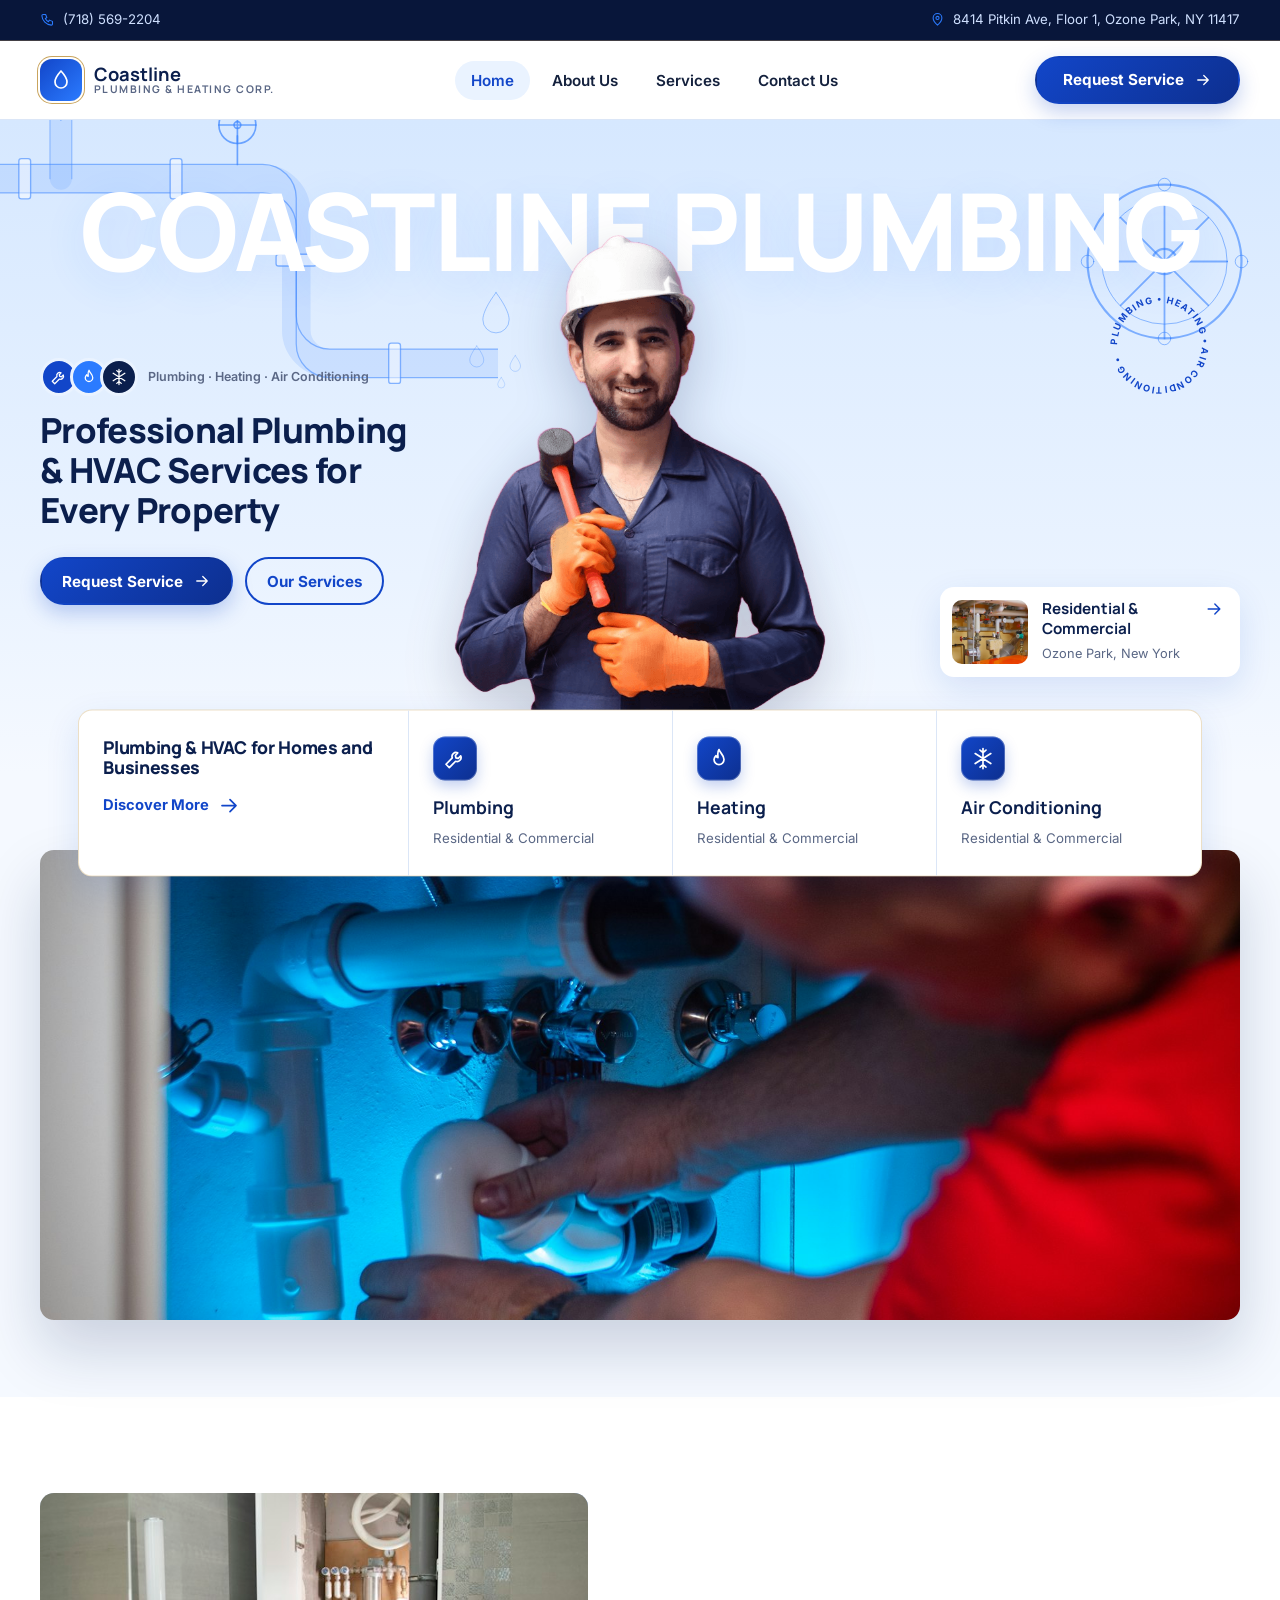
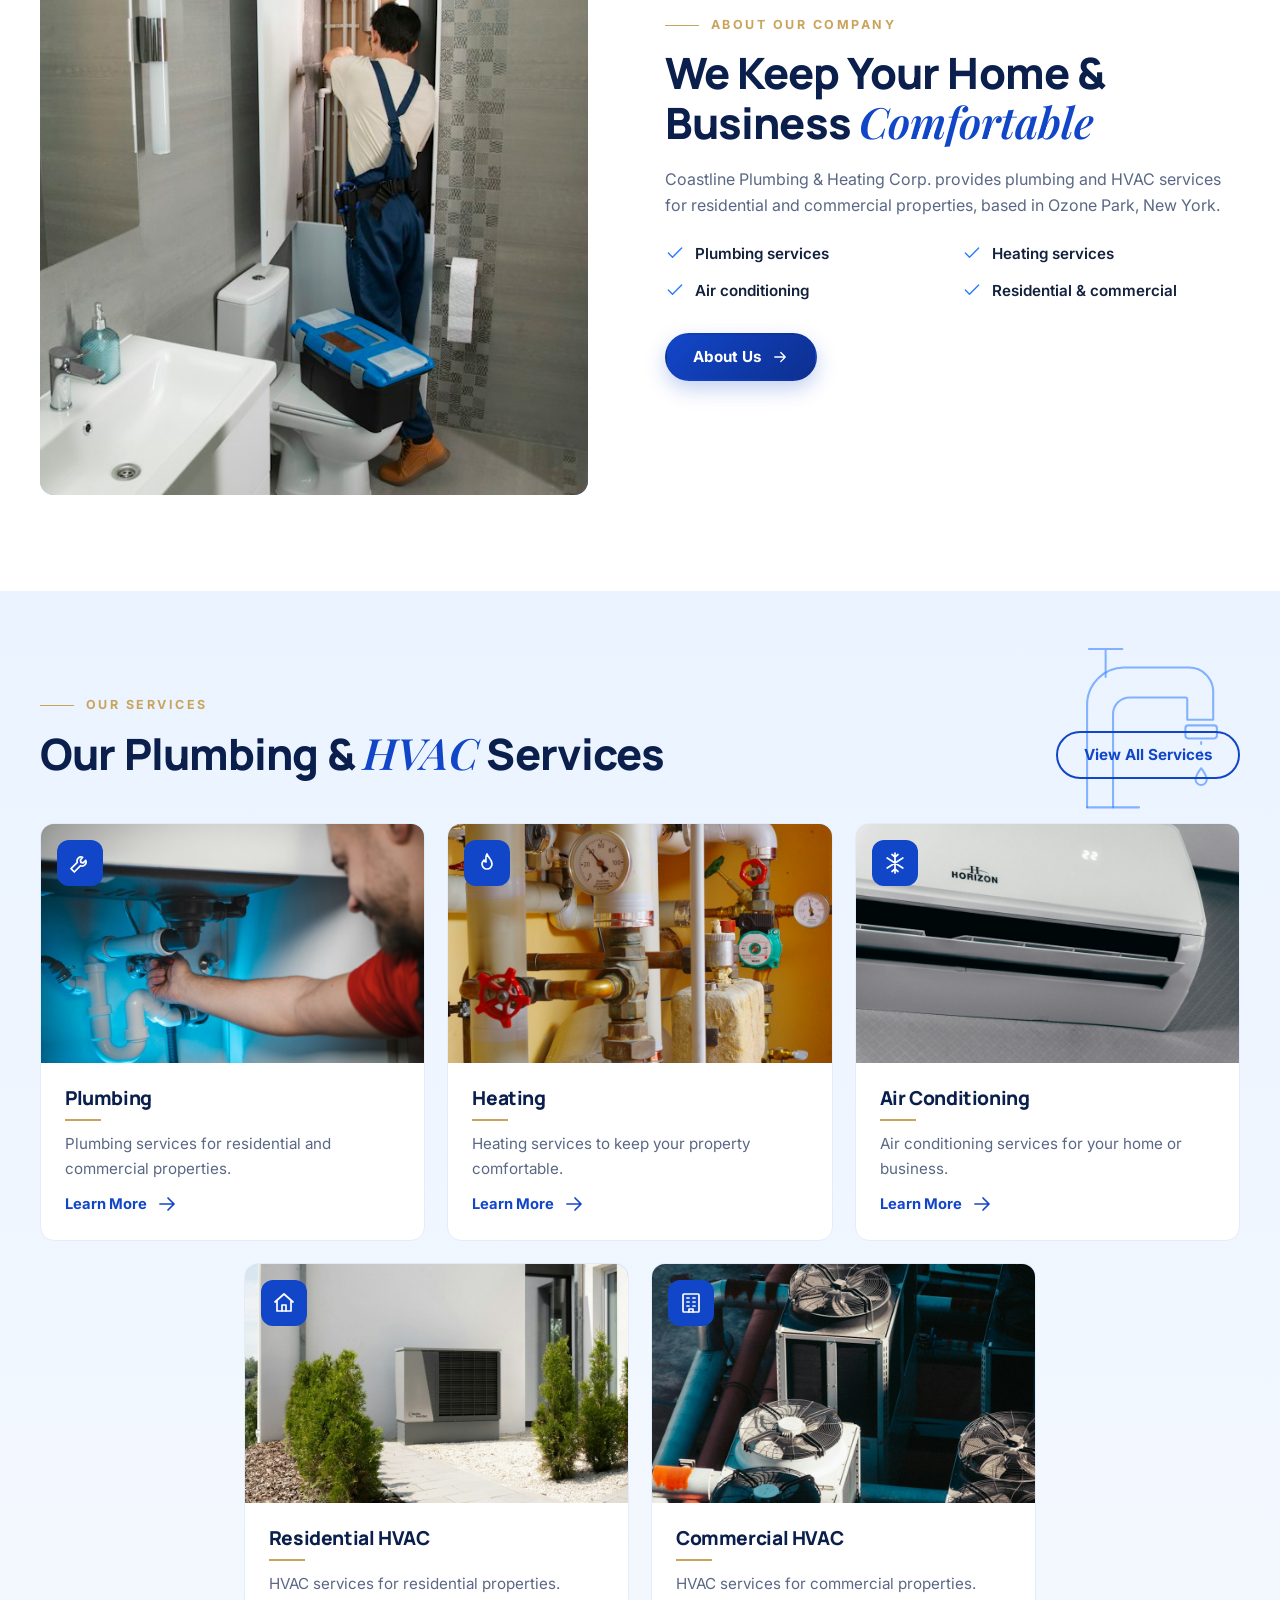
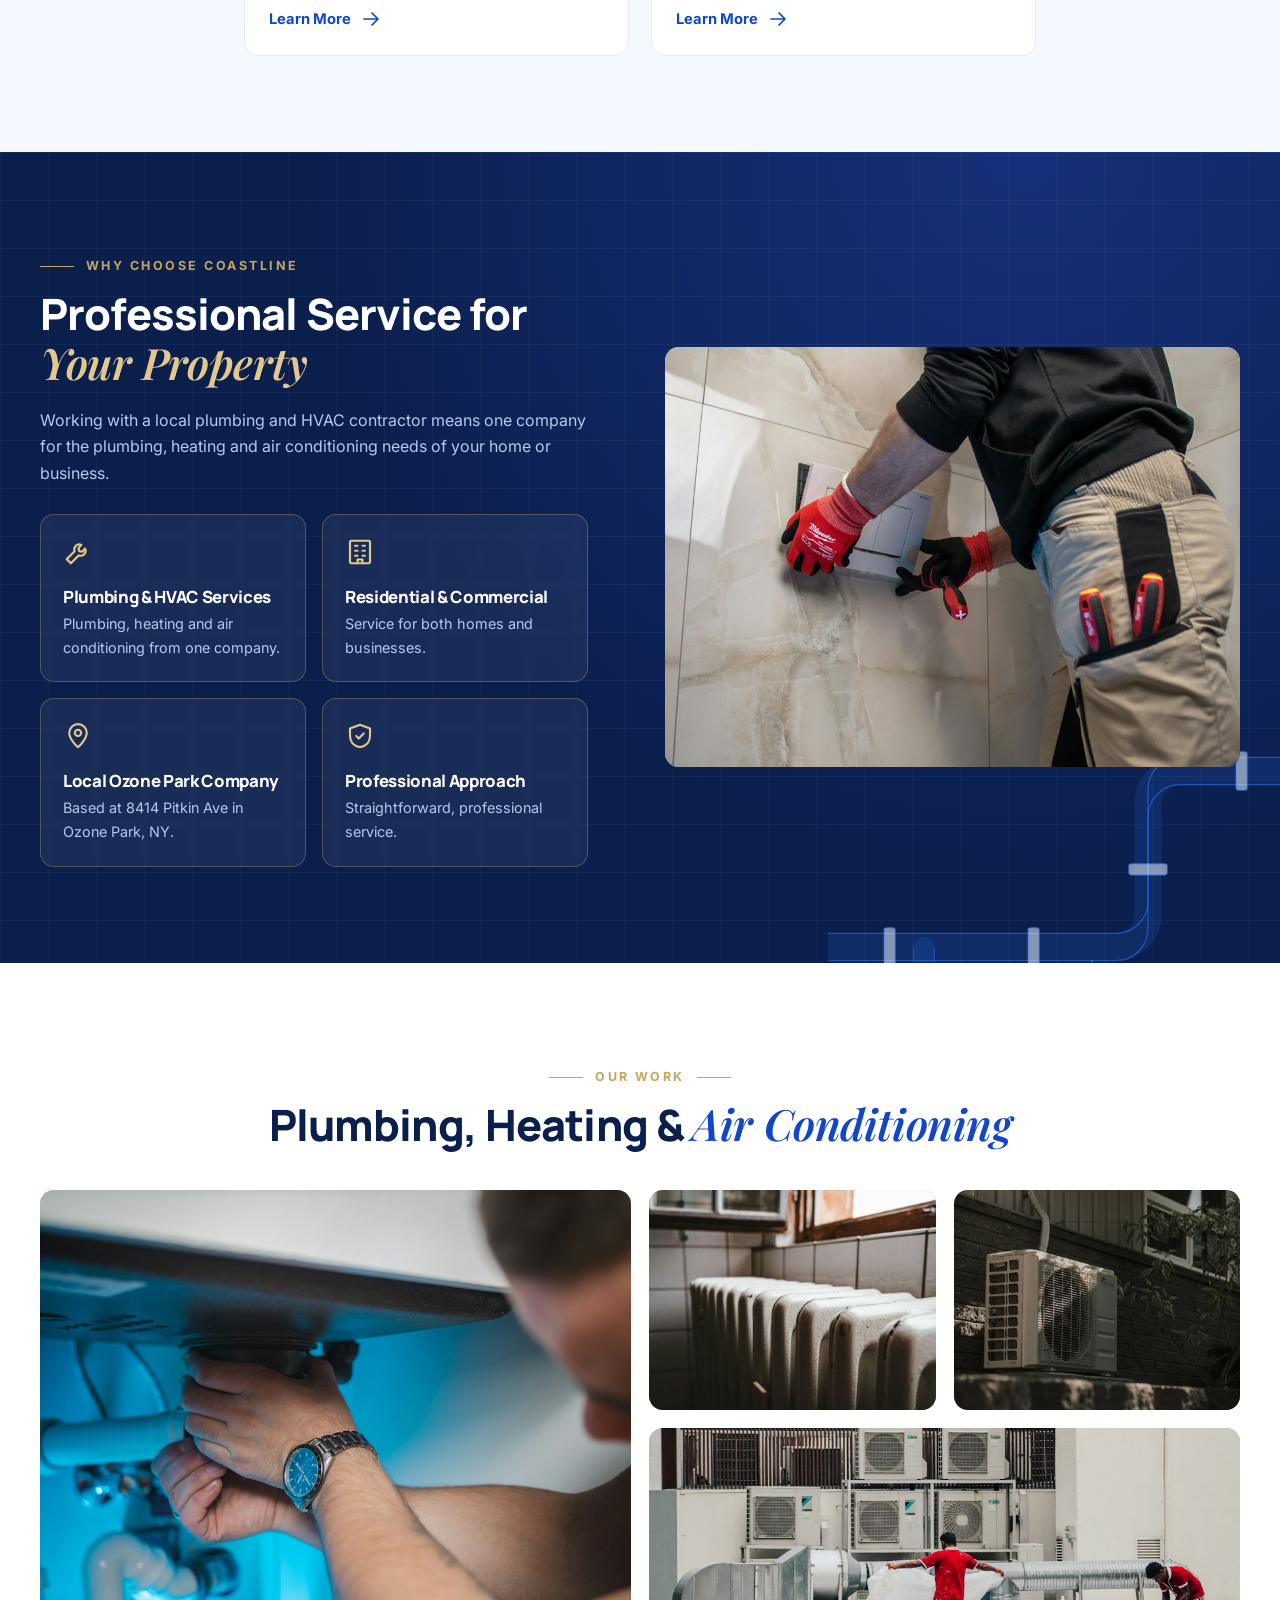
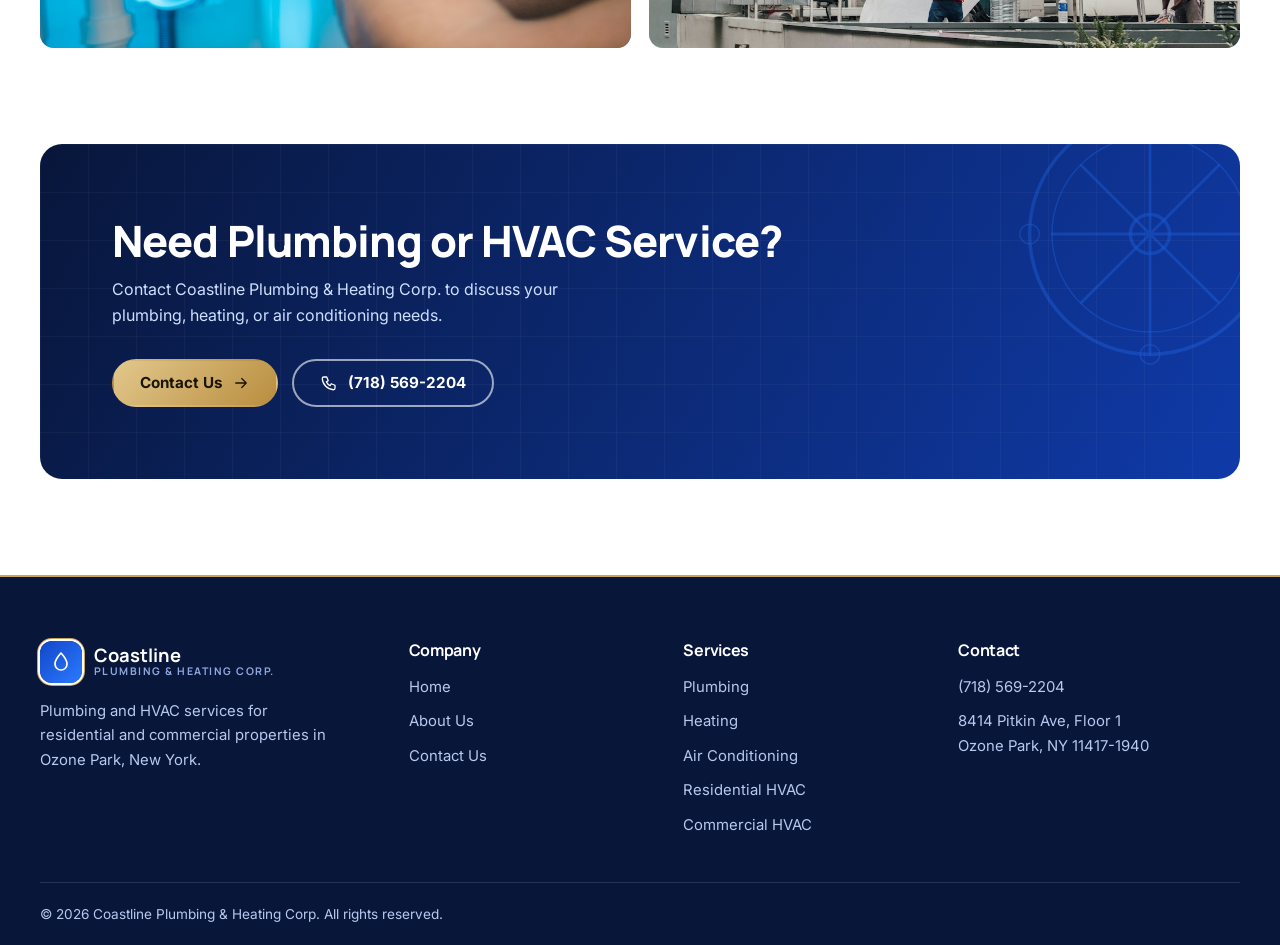
<file: index.html>
<!doctype html>
<html lang="en"><head>
<meta charset="utf-8"><meta name="viewport" content="width=device-width,initial-scale=1">
<title>Coastline Plumbing & Heating Corp. | Plumbing & HVAC in Ozone Park, NY</title>
<meta name="description" content="Coastline Plumbing & Heating Corp. provides plumbing, heating and air conditioning services for residential and commercial properties in Ozone Park, New York.">
<link rel="preconnect" href="https://fonts.googleapis.com"><link rel="preconnect" href="https://fonts.gstatic.com" crossorigin>
<link href="https://fonts.googleapis.com/css2?family=Inter:wght@400;500;600;700&family=Manrope:wght@700;800&family=Playfair+Display:ital,wght@1,500;1,600&display=swap" rel="stylesheet">
<link rel="stylesheet" href="css/style.css">
</head><body>
<div class="topbar"><div class="wrap">
  <div class="grp"><a href="tel:+17185692204"><svg class="ic " viewBox="0 0 24 24" aria-hidden="true"><path d="M5 4h4l2 5-2.5 1.5a11 11 0 0 0 5 5L15 13l5 2v4a2 2 0 0 1-2 2A16 16 0 0 1 3 6a2 2 0 0 1 2-2z"/></svg>(718) 569-2204</a></div>
  <div class="grp"><span><svg class="ic " viewBox="0 0 24 24" aria-hidden="true"><path d="M12 21s7-6.2 7-11.5A7 7 0 0 0 5 9.5C5 14.8 12 21 12 21z"/><circle cx="12" cy="9.5" r="2.5"/></svg>8414 Pitkin Ave, Floor 1, Ozone Park, NY 11417</span></div>
</div></div>
<header class="site"><div class="wrap">
  <a class="logo" href="index.html" aria-label="Coastline Plumbing &amp; Heating Corp. home"><span class="mark"><svg class="ic " viewBox="0 0 24 24" aria-hidden="true"><path d="M12 3s6 6.5 6 11a6 6 0 0 1-12 0c0-4.5 6-11 6-11z"/></svg></span><span><b>Coastline</b><small>Plumbing &amp; Heating Corp.</small></span></a>
  <nav class="main" id="nav" aria-label="Main"><ul>
    <li><a href="index.html" class="active">Home</a></li><li><a href="about.html">About Us</a></li><li><a href="services.html">Services</a></li><li><a href="contact.html">Contact Us</a></li>
  </ul><a class="btn btn-primary mob-cta" href="contact.html">Request Service <svg class="ic " viewBox="0 0 24 24" aria-hidden="true"><path d="M5 12h14M13 6l6 6-6 6"/></svg></a></nav>
  <div class="hdr-cta"><a class="btn btn-primary" href="contact.html">Request Service <svg class="ic " viewBox="0 0 24 24" aria-hidden="true"><path d="M5 12h14M13 6l6 6-6 6"/></svg></a>
  <button class="burger" aria-label="Menu" aria-expanded="false" aria-controls="nav"><svg class="ic " viewBox="0 0 24 24" aria-hidden="true"><path d="M4 7h16M4 12h16M4 17h16"/></svg></button></div>
</div></header>
<main>
<section class="hero"><div class="bigword" aria-hidden="true">COASTLINE PLUMBING</div>
  <img class="deco d-pipes" src="images/graphics/pipes.svg" alt="">
  <img class="deco d-valve" src="images/graphics/valve.svg" alt="">
  <img class="deco d-drops" src="images/graphics/drops.svg" alt="">
  <div class="wrap hero-grid">
    <div class="hero-left">
      <div class="chips"><span class="av"><svg class="ic " viewBox="0 0 24 24" aria-hidden="true"><path d="M14.7 6.3a4 4 0 0 0-5.4 5.1L3 17.7 6.3 21l6.3-6.3a4 4 0 0 0 5.1-5.4l-2.5 2.5-2.3-.5-.5-2.3z"/></svg></span><span class="av"><svg class="ic " viewBox="0 0 24 24" aria-hidden="true"><path d="M12 3c1 3.5 5 5.5 5 10a5 5 0 0 1-10 0c0-2 1-3 2-4 .3 1.2 1 2 2 2 0-3-1-5 1-8z"/></svg></span><span class="av"><svg class="ic " viewBox="0 0 24 24" aria-hidden="true"><path d="M12 2v20M4.2 7l15.6 10M4.2 17L19.8 7M9 3.5l3 2.5 3-2.5M9 20.5l3-2.5 3 2.5"/></svg></span><span class="chips-t">Plumbing &middot; Heating &middot; Air Conditioning</span></div>
      <h1>Professional Plumbing &amp; HVAC Services for Every Property</h1>
      <div class="cta"><a class="btn btn-primary" href="contact.html">Request Service <svg class="ic " viewBox="0 0 24 24" aria-hidden="true"><path d="M5 12h14M13 6l6 6-6 6"/></svg></a><a class="btn btn-ghost" href="services.html">Our Services</a></div>
    </div>
    <div class="hero-person"><img src="images/hero-technician.png" alt="Coastline technician holding a hammer"></div>
    <div class="hero-right">
      <svg class="spin" viewBox="0 0 120 120" aria-hidden="true"><defs><path id="c" d="M60,60 m-44,0 a44,44 0 1,1 88,0 a44,44 0 1,1 -88,0"/></defs><text><textPath href="#c">PLUMBING &bull; HEATING &bull; AIR CONDITIONING &bull; </textPath></text></svg>
      <a class="hero-card" href="about.html"><span class="thumb"><img src="images/hero-thumb.jpg" alt=""></span><span><b>Residential &amp; Commercial</b><small>Ozone Park, New York</small></span><svg class="ic " viewBox="0 0 24 24" aria-hidden="true"><path d="M5 12h14M13 6l6 6-6 6"/></svg></a>
    </div>
  </div>
</section>

<section class="band"><div class="wrap">
  <div class="band-img"><img src="images/hero-band.jpg" alt="Plumbing work under a sink"></div>
  <div class="band-cards">
    <div class="bc lead-c"><h3>Plumbing &amp; HVAC for Homes and Businesses</h3><a class="link" href="services.html">Discover More <svg class="ic " viewBox="0 0 24 24" aria-hidden="true"><path d="M5 12h14M13 6l6 6-6 6"/></svg></a></div>
    <div class="bc"><div class="icbox"><svg class="ic " viewBox="0 0 24 24" aria-hidden="true"><path d="M14.7 6.3a4 4 0 0 0-5.4 5.1L3 17.7 6.3 21l6.3-6.3a4 4 0 0 0 5.1-5.4l-2.5 2.5-2.3-.5-.5-2.3z"/></svg></div><b>Plumbing</b><small>Residential &amp; Commercial</small></div><div class="bc"><div class="icbox"><svg class="ic " viewBox="0 0 24 24" aria-hidden="true"><path d="M12 3c1 3.5 5 5.5 5 10a5 5 0 0 1-10 0c0-2 1-3 2-4 .3 1.2 1 2 2 2 0-3-1-5 1-8z"/></svg></div><b>Heating</b><small>Residential &amp; Commercial</small></div><div class="bc"><div class="icbox"><svg class="ic " viewBox="0 0 24 24" aria-hidden="true"><path d="M12 2v20M4.2 7l15.6 10M4.2 17L19.8 7M9 3.5l3 2.5 3-2.5M9 20.5l3-2.5 3 2.5"/></svg></div><b>Air Conditioning</b><small>Residential &amp; Commercial</small></div>
  </div>
</div></section>

<section><div class="wrap split">
  <div class="media"><div class="ph " data-label="Coastline team at work"><svg class="ic " viewBox="0 0 24 24" aria-hidden="true"><circle cx="9" cy="8" r="3.5"/><path d="M2.5 20a6.5 6.5 0 0 1 13 0"/><circle cx="17" cy="9" r="2.5"/><path d="M17 14a5 5 0 0 1 5 5"/></svg><img src="images/about-team.jpg" alt="Coastline team at work" loading="lazy"></div></div>
  <div>
    <span class="eyebrow">About Our Company</span>
    <h2>We Keep Your Home &amp; Business <em>Comfortable</em></h2>
    <p>Coastline Plumbing &amp; Heating Corp. provides plumbing and HVAC services for residential and commercial properties, based in Ozone Park, New York.</p>
    <ul class="ticks">
      <li><svg class="ic " viewBox="0 0 24 24" aria-hidden="true"><path d="M4 12l5 5L20 6"/></svg>Plumbing services</li><li><svg class="ic " viewBox="0 0 24 24" aria-hidden="true"><path d="M4 12l5 5L20 6"/></svg>Heating services</li>
      <li><svg class="ic " viewBox="0 0 24 24" aria-hidden="true"><path d="M4 12l5 5L20 6"/></svg>Air conditioning</li><li><svg class="ic " viewBox="0 0 24 24" aria-hidden="true"><path d="M4 12l5 5L20 6"/></svg>Residential &amp; commercial</li>
    </ul>
    <a class="btn btn-primary" href="about.html">About Us <svg class="ic " viewBox="0 0 24 24" aria-hidden="true"><path d="M5 12h14M13 6l6 6-6 6"/></svg></a>
  </div>
</div></section>

<section class="bg-sky rel"><img class="deco d-faucet" src="images/graphics/faucet.svg" alt=""><div class="wrap">
  <div class="sec-head"><div><span class="eyebrow">Our Services</span><h2>Our Plumbing &amp; <em>HVAC</em> Services</h2></div>
  <a class="btn btn-ghost" href="services.html">View All Services</a></div>
  <div class="cards">
  <article class="card"><div class="media"><div class="ph " data-label="Plumbing"><svg class="ic " viewBox="0 0 24 24" aria-hidden="true"><path d="M14.7 6.3a4 4 0 0 0-5.4 5.1L3 17.7 6.3 21l6.3-6.3a4 4 0 0 0 5.1-5.4l-2.5 2.5-2.3-.5-.5-2.3z"/></svg><img src="images/plumbing.jpg" alt="Plumbing" loading="lazy"></div><span class="tag"><svg class="ic " viewBox="0 0 24 24" aria-hidden="true"><path d="M14.7 6.3a4 4 0 0 0-5.4 5.1L3 17.7 6.3 21l6.3-6.3a4 4 0 0 0 5.1-5.4l-2.5 2.5-2.3-.5-.5-2.3z"/></svg></span></div>
    <div class="body"><h3>Plumbing</h3><p>Plumbing services for residential and commercial properties.</p><a class="link" href="services.html">Learn More <svg class="ic " viewBox="0 0 24 24" aria-hidden="true"><path d="M5 12h14M13 6l6 6-6 6"/></svg></a></div></article><article class="card"><div class="media"><div class="ph " data-label="Heating"><svg class="ic " viewBox="0 0 24 24" aria-hidden="true"><path d="M12 3c1 3.5 5 5.5 5 10a5 5 0 0 1-10 0c0-2 1-3 2-4 .3 1.2 1 2 2 2 0-3-1-5 1-8z"/></svg><img src="images/heating.jpg" alt="Heating" loading="lazy"></div><span class="tag"><svg class="ic " viewBox="0 0 24 24" aria-hidden="true"><path d="M12 3c1 3.5 5 5.5 5 10a5 5 0 0 1-10 0c0-2 1-3 2-4 .3 1.2 1 2 2 2 0-3-1-5 1-8z"/></svg></span></div>
    <div class="body"><h3>Heating</h3><p>Heating services to keep your property comfortable.</p><a class="link" href="services.html">Learn More <svg class="ic " viewBox="0 0 24 24" aria-hidden="true"><path d="M5 12h14M13 6l6 6-6 6"/></svg></a></div></article><article class="card"><div class="media"><div class="ph " data-label="Air Conditioning"><svg class="ic " viewBox="0 0 24 24" aria-hidden="true"><path d="M12 2v20M4.2 7l15.6 10M4.2 17L19.8 7M9 3.5l3 2.5 3-2.5M9 20.5l3-2.5 3 2.5"/></svg><img src="images/air-conditioning.jpg" alt="Air Conditioning" loading="lazy"></div><span class="tag"><svg class="ic " viewBox="0 0 24 24" aria-hidden="true"><path d="M12 2v20M4.2 7l15.6 10M4.2 17L19.8 7M9 3.5l3 2.5 3-2.5M9 20.5l3-2.5 3 2.5"/></svg></span></div>
    <div class="body"><h3>Air Conditioning</h3><p>Air conditioning services for your home or business.</p><a class="link" href="services.html">Learn More <svg class="ic " viewBox="0 0 24 24" aria-hidden="true"><path d="M5 12h14M13 6l6 6-6 6"/></svg></a></div></article><article class="card"><div class="media"><div class="ph " data-label="Residential HVAC"><svg class="ic " viewBox="0 0 24 24" aria-hidden="true"><path d="M3 11l9-8 9 8"/><path d="M5 10v10h14V10"/><path d="M10 20v-6h4v6"/></svg><img src="images/residential-hvac.jpg" alt="Residential HVAC" loading="lazy"></div><span class="tag"><svg class="ic " viewBox="0 0 24 24" aria-hidden="true"><path d="M3 11l9-8 9 8"/><path d="M5 10v10h14V10"/><path d="M10 20v-6h4v6"/></svg></span></div>
    <div class="body"><h3>Residential HVAC</h3><p>HVAC services for residential properties.</p><a class="link" href="services.html">Learn More <svg class="ic " viewBox="0 0 24 24" aria-hidden="true"><path d="M5 12h14M13 6l6 6-6 6"/></svg></a></div></article><article class="card"><div class="media"><div class="ph " data-label="Commercial HVAC"><svg class="ic " viewBox="0 0 24 24" aria-hidden="true"><rect x="4" y="3" width="16" height="18" rx="1"/><path d="M8 7h2M14 7h2M8 11h2M14 11h2M8 15h2M14 15h2M10 21v-3h4v3"/></svg><img src="images/commercial-hvac.jpg" alt="Commercial HVAC" loading="lazy"></div><span class="tag"><svg class="ic " viewBox="0 0 24 24" aria-hidden="true"><rect x="4" y="3" width="16" height="18" rx="1"/><path d="M8 7h2M14 7h2M8 11h2M14 11h2M8 15h2M14 15h2M10 21v-3h4v3"/></svg></span></div>
    <div class="body"><h3>Commercial HVAC</h3><p>HVAC services for commercial properties.</p><a class="link" href="services.html">Learn More <svg class="ic " viewBox="0 0 24 24" aria-hidden="true"><path d="M5 12h14M13 6l6 6-6 6"/></svg></a></div></article>
  </div>
</div></section>

<section class="why"><img class="deco d-pipes2" src="images/graphics/pipes.svg" alt=""><div class="wrap split">
  <div>
    <span class="eyebrow">Why Choose Coastline</span>
    <h2>Professional Service for <em>Your Property</em></h2>
    <p style="margin:18px 0 28px">Working with a local plumbing and HVAC contractor means one company for the plumbing, heating and air conditioning needs of your home or business.</p>
    <div class="why-list">
      <div class="why-item"><svg class="ic " viewBox="0 0 24 24" aria-hidden="true"><path d="M14.7 6.3a4 4 0 0 0-5.4 5.1L3 17.7 6.3 21l6.3-6.3a4 4 0 0 0 5.1-5.4l-2.5 2.5-2.3-.5-.5-2.3z"/></svg><h3>Plumbing &amp; HVAC Services</h3><p>Plumbing, heating and air conditioning from one company.</p></div>
      <div class="why-item"><svg class="ic " viewBox="0 0 24 24" aria-hidden="true"><rect x="4" y="3" width="16" height="18" rx="1"/><path d="M8 7h2M14 7h2M8 11h2M14 11h2M8 15h2M14 15h2M10 21v-3h4v3"/></svg><h3>Residential &amp; Commercial</h3><p>Service for both homes and businesses.</p></div>
      <div class="why-item"><svg class="ic " viewBox="0 0 24 24" aria-hidden="true"><path d="M12 21s7-6.2 7-11.5A7 7 0 0 0 5 9.5C5 14.8 12 21 12 21z"/><circle cx="12" cy="9.5" r="2.5"/></svg><h3>Local Ozone Park Company</h3><p>Based at 8414 Pitkin Ave in Ozone Park, NY.</p></div>
      <div class="why-item"><svg class="ic " viewBox="0 0 24 24" aria-hidden="true"><path d="M12 3l8 3v6c0 5-3.5 8-8 9-4.5-1-8-4-8-9V6z"/><path d="M9 12l2 2 4-4"/></svg><h3>Professional Approach</h3><p>Straightforward, professional service.</p></div>
    </div>
  </div>
  <div class="media"><div class="ph " data-label="Technician at work"><svg class="ic " viewBox="0 0 24 24" aria-hidden="true"><path d="M14.7 6.3a4 4 0 0 0-5.4 5.1L3 17.7 6.3 21l6.3-6.3a4 4 0 0 0 5.1-5.4l-2.5 2.5-2.3-.5-.5-2.3z"/></svg><img src="images/why-technician.jpg" alt="Technician at work" loading="lazy"></div></div>
</div></section>

<section><div class="wrap">
  <div class="center"><span class="eyebrow">Our Work</span><h2>Plumbing, Heating &amp; <em>Air Conditioning</em></h2></div>
  <div class="gallery">
    <div class="ph g1" data-label="Plumbing work"><svg class="ic " viewBox="0 0 24 24" aria-hidden="true"><path d="M14.7 6.3a4 4 0 0 0-5.4 5.1L3 17.7 6.3 21l6.3-6.3a4 4 0 0 0 5.1-5.4l-2.5 2.5-2.3-.5-.5-2.3z"/></svg><img src="images/gallery-plumbing.jpg" alt="Plumbing work" loading="lazy"></div><div class="ph " data-label="Heating equipment"><svg class="ic " viewBox="0 0 24 24" aria-hidden="true"><path d="M12 3c1 3.5 5 5.5 5 10a5 5 0 0 1-10 0c0-2 1-3 2-4 .3 1.2 1 2 2 2 0-3-1-5 1-8z"/></svg><img src="images/gallery-heating.jpg" alt="Heating equipment" loading="lazy"></div><div class="ph " data-label="Air conditioning"><svg class="ic " viewBox="0 0 24 24" aria-hidden="true"><path d="M12 2v20M4.2 7l15.6 10M4.2 17L19.8 7M9 3.5l3 2.5 3-2.5M9 20.5l3-2.5 3 2.5"/></svg><img src="images/gallery-ac.jpg" alt="Air conditioning" loading="lazy"></div><div class="ph g4" data-label="Professional technicians"><svg class="ic " viewBox="0 0 24 24" aria-hidden="true"><circle cx="9" cy="8" r="3.5"/><path d="M2.5 20a6.5 6.5 0 0 1 13 0"/><circle cx="17" cy="9" r="2.5"/><path d="M17 14a5 5 0 0 1 5 5"/></svg><img src="images/gallery-technicians.jpg" alt="Professional technicians" loading="lazy"></div>
  </div>
</div></section>


<section class="cta-band"><div class="wrap"><div class="cta-box"><img class="deco d-valve2" src="images/graphics/valve.svg" alt="">
  <div><h2>Need Plumbing or HVAC Service?</h2><p>Contact Coastline Plumbing &amp; Heating Corp. to discuss your plumbing, heating, or air conditioning needs.</p></div>
  <div class="cta"><a class="btn btn-accent" href="contact.html">Contact Us <svg class="ic " viewBox="0 0 24 24" aria-hidden="true"><path d="M5 12h14M13 6l6 6-6 6"/></svg></a><a class="btn btn-outline-light" href="tel:+17185692204"><svg class="ic " viewBox="0 0 24 24" aria-hidden="true"><path d="M5 4h4l2 5-2.5 1.5a11 11 0 0 0 5 5L15 13l5 2v4a2 2 0 0 1-2 2A16 16 0 0 1 3 6a2 2 0 0 1 2-2z"/></svg>(718) 569-2204</a></div>
</div></div></section>
</main>
<footer class="site"><div class="wrap">
  <div class="fgrid">
    <div><a class="logo" href="index.html"><span class="mark"><svg class="ic " viewBox="0 0 24 24" aria-hidden="true"><path d="M12 3s6 6.5 6 11a6 6 0 0 1-12 0c0-4.5 6-11 6-11z"/></svg></span><span><b>Coastline</b><small>Plumbing &amp; Heating Corp.</small></span></a>
      <p style="font-size:.93rem;max-width:34ch">Plumbing and HVAC services for residential and commercial properties in Ozone Park, New York.</p></div>
    <div><h4>Company</h4><ul><li><a href="index.html">Home</a></li><li><a href="about.html">About Us</a></li><li><a href="contact.html">Contact Us</a></li></ul></div>
    <div><h4>Services</h4><ul><li><a href="services.html">Plumbing</a></li><li><a href="services.html">Heating</a></li><li><a href="services.html">Air Conditioning</a></li><li><a href="services.html">Residential HVAC</a></li><li><a href="services.html">Commercial HVAC</a></li></ul></div>
    <div><h4>Contact</h4><ul>
      <li><a href="tel:+17185692204">(718) 569-2204</a></li>
      <li>8414 Pitkin Ave, Floor 1<br>Ozone Park, NY 11417-1940</li></ul></div>
  </div>
  <div class="fbottom"><span>&copy; 2026 Coastline Plumbing &amp; Heating Corp. All rights reserved.</span></div>
</div></footer>
<script src="js/main.js"></script></body></html>
</file>
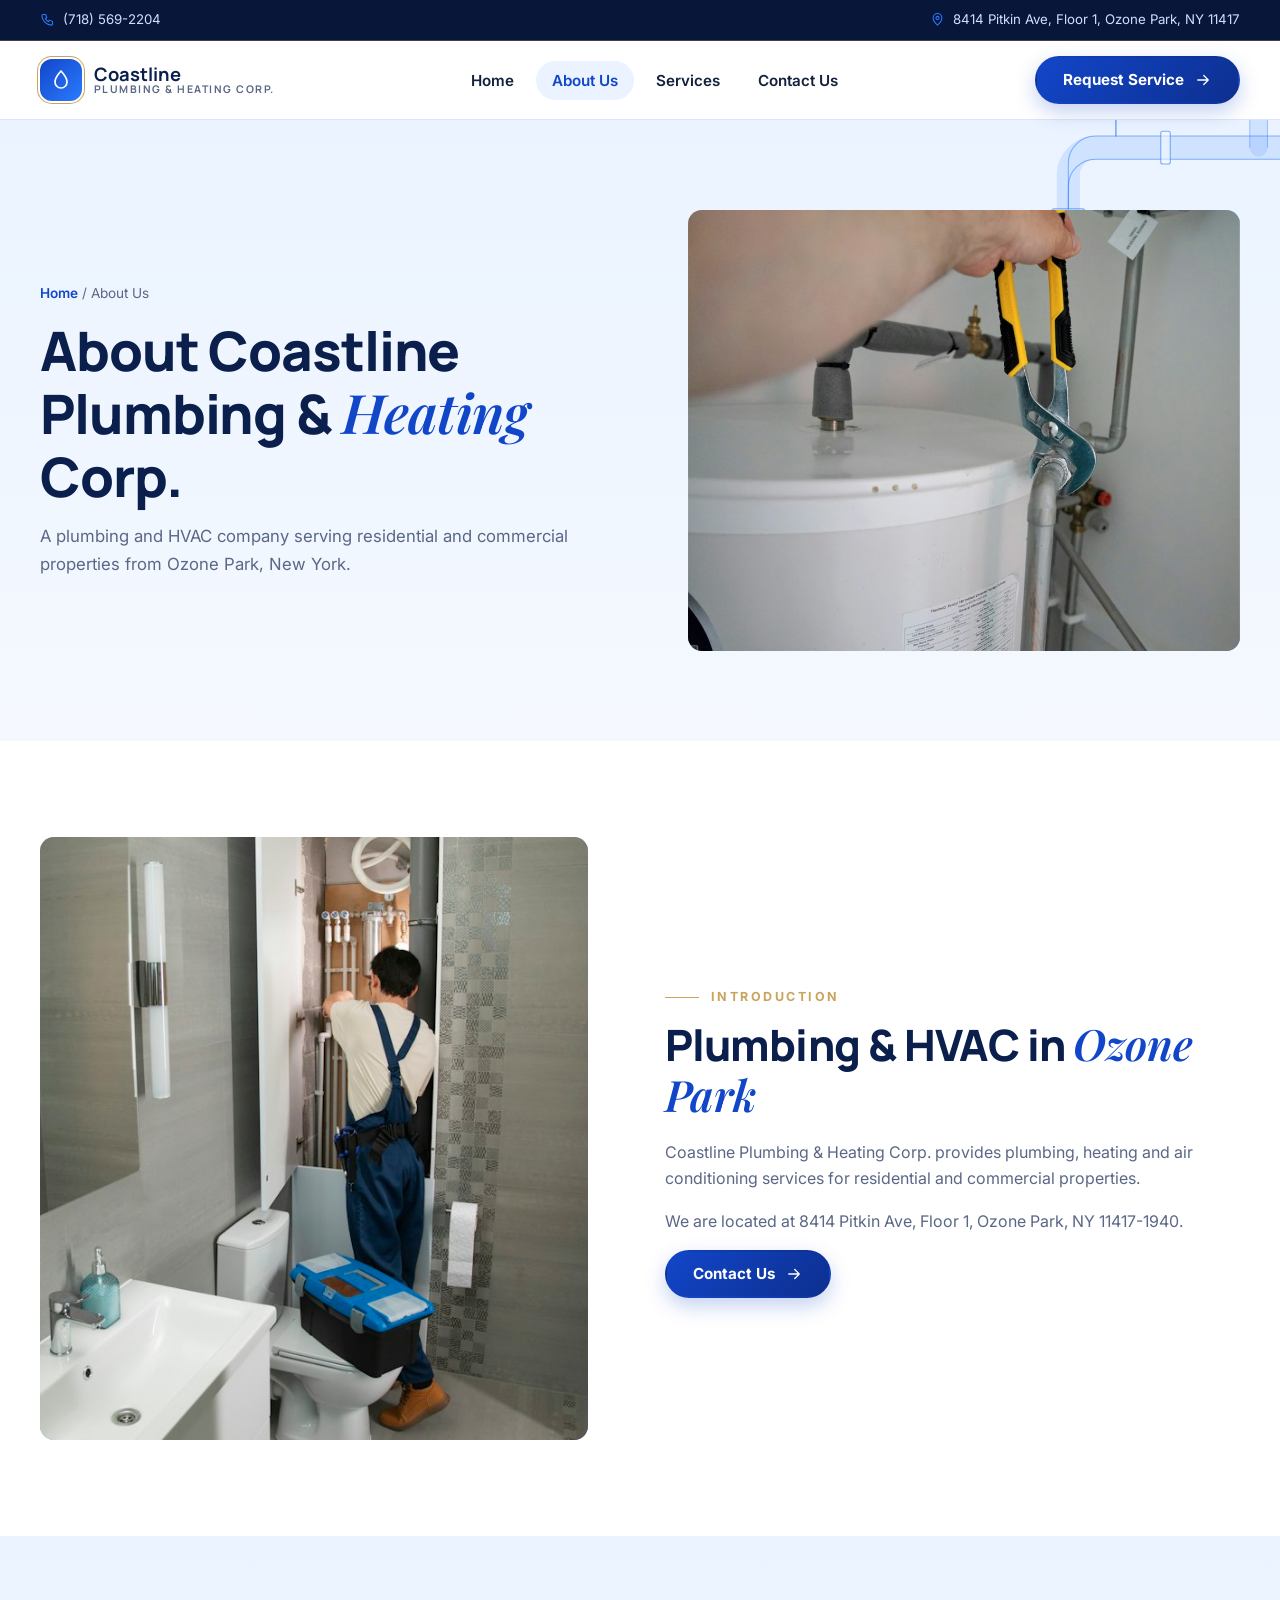
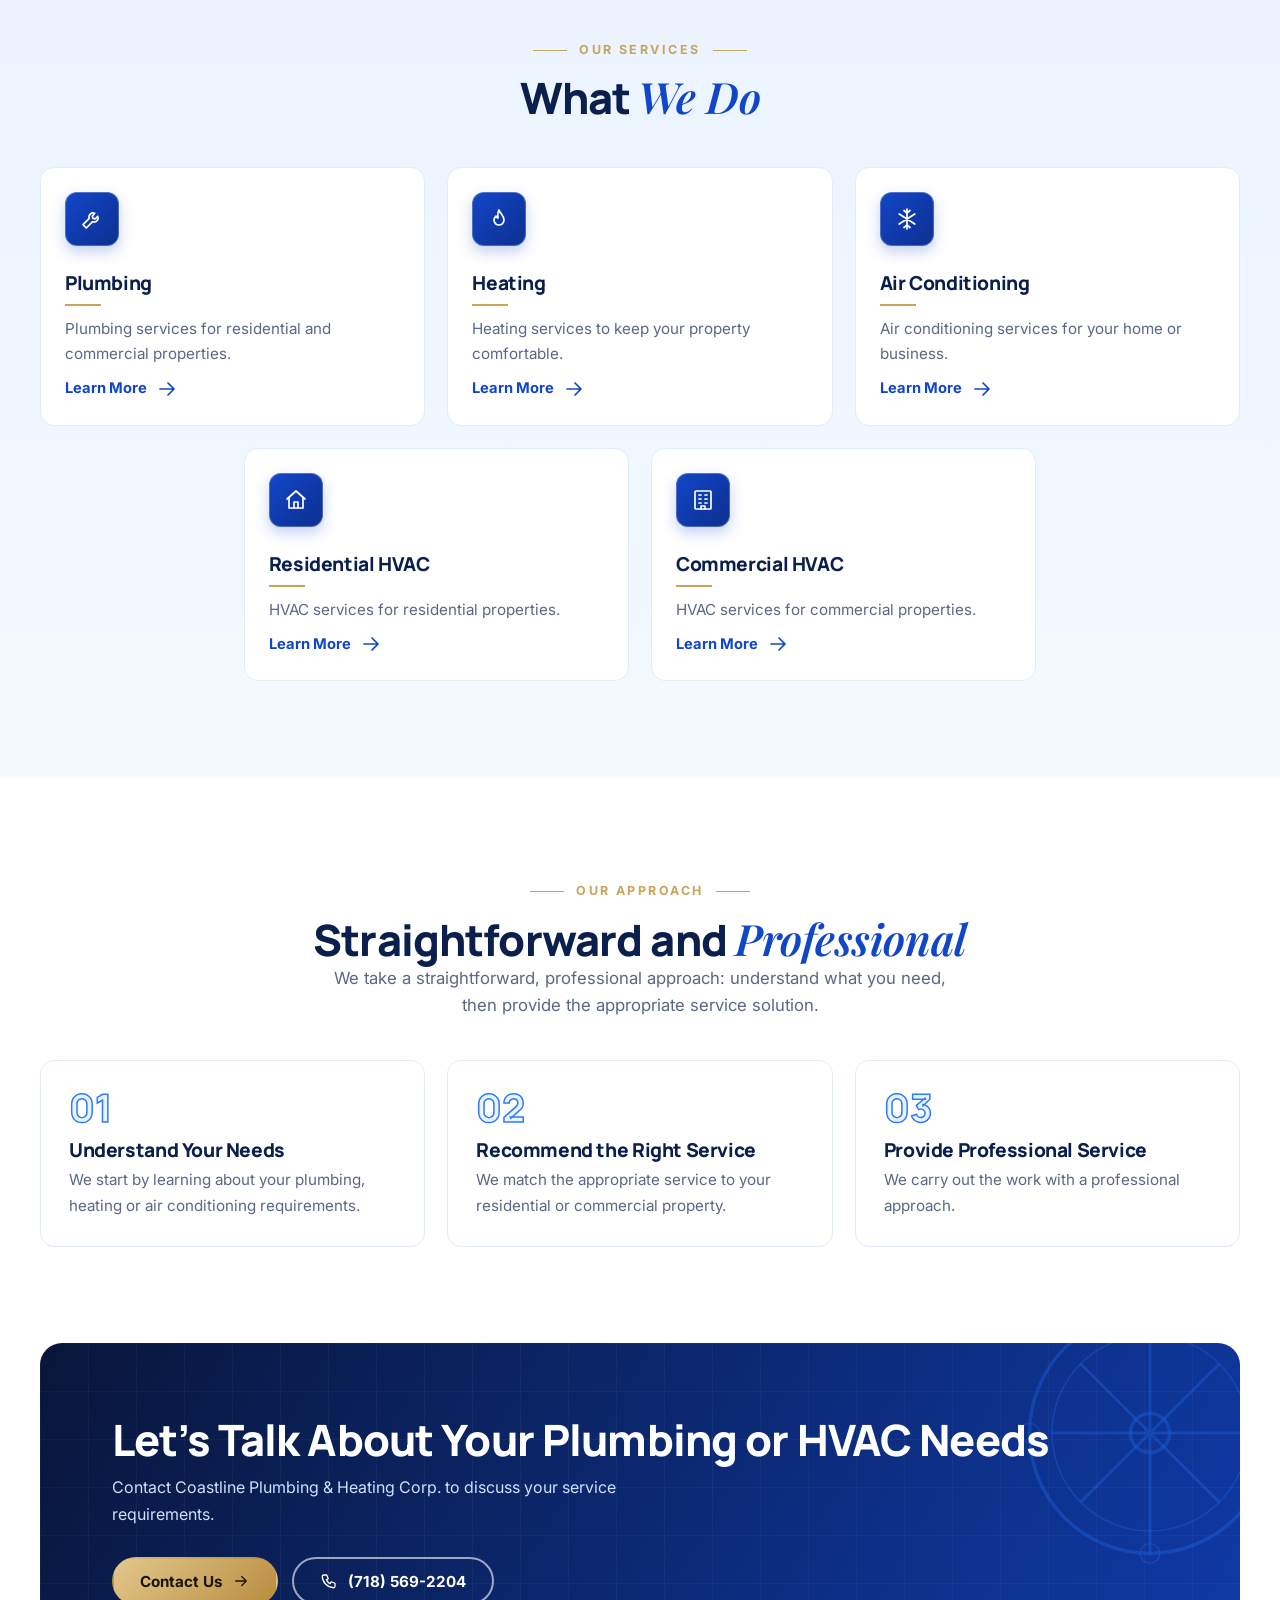
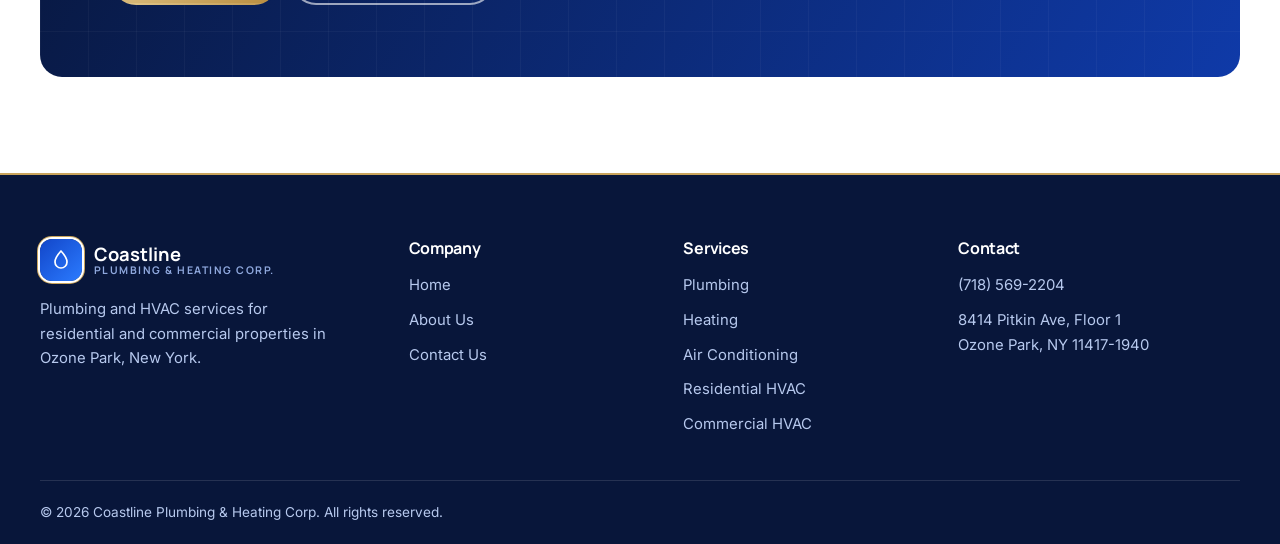
<file: about.html>
<!doctype html>
<html lang="en"><head>
<meta charset="utf-8"><meta name="viewport" content="width=device-width,initial-scale=1">
<title>About Us | Coastline Plumbing & Heating Corp.</title>
<meta name="description" content="About Coastline Plumbing & Heating Corp., a plumbing and HVAC company in Ozone Park, New York.">
<link rel="preconnect" href="https://fonts.googleapis.com"><link rel="preconnect" href="https://fonts.gstatic.com" crossorigin>
<link href="https://fonts.googleapis.com/css2?family=Inter:wght@400;500;600;700&family=Manrope:wght@700;800&family=Playfair+Display:ital,wght@1,500;1,600&display=swap" rel="stylesheet">
<link rel="stylesheet" href="css/style.css">
</head><body>
<div class="topbar"><div class="wrap">
  <div class="grp"><a href="tel:+17185692204"><svg class="ic " viewBox="0 0 24 24" aria-hidden="true"><path d="M5 4h4l2 5-2.5 1.5a11 11 0 0 0 5 5L15 13l5 2v4a2 2 0 0 1-2 2A16 16 0 0 1 3 6a2 2 0 0 1 2-2z"/></svg>(718) 569-2204</a></div>
  <div class="grp"><span><svg class="ic " viewBox="0 0 24 24" aria-hidden="true"><path d="M12 21s7-6.2 7-11.5A7 7 0 0 0 5 9.5C5 14.8 12 21 12 21z"/><circle cx="12" cy="9.5" r="2.5"/></svg>8414 Pitkin Ave, Floor 1, Ozone Park, NY 11417</span></div>
</div></div>
<header class="site"><div class="wrap">
  <a class="logo" href="index.html" aria-label="Coastline Plumbing &amp; Heating Corp. home"><span class="mark"><svg class="ic " viewBox="0 0 24 24" aria-hidden="true"><path d="M12 3s6 6.5 6 11a6 6 0 0 1-12 0c0-4.5 6-11 6-11z"/></svg></span><span><b>Coastline</b><small>Plumbing &amp; Heating Corp.</small></span></a>
  <nav class="main" id="nav" aria-label="Main"><ul>
    <li><a href="index.html">Home</a></li><li><a href="about.html" class="active">About Us</a></li><li><a href="services.html">Services</a></li><li><a href="contact.html">Contact Us</a></li>
  </ul><a class="btn btn-primary mob-cta" href="contact.html">Request Service <svg class="ic " viewBox="0 0 24 24" aria-hidden="true"><path d="M5 12h14M13 6l6 6-6 6"/></svg></a></nav>
  <div class="hdr-cta"><a class="btn btn-primary" href="contact.html">Request Service <svg class="ic " viewBox="0 0 24 24" aria-hidden="true"><path d="M5 12h14M13 6l6 6-6 6"/></svg></a>
  <button class="burger" aria-label="Menu" aria-expanded="false" aria-controls="nav"><svg class="ic " viewBox="0 0 24 24" aria-hidden="true"><path d="M4 7h16M4 12h16M4 17h16"/></svg></button></div>
</div></header>
<main>
<section class="phero"><img class="deco d-pipes3" src="images/graphics/pipes.svg" alt=""><div class="wrap">
  <div><div class="crumbs"><a href="index.html">Home</a> / About Us</div>
  <h1>About Coastline Plumbing &amp; <em>Heating</em> Corp.</h1>
  <p class="lead">A plumbing and HVAC company serving residential and commercial properties from Ozone Park, New York.</p></div>
  <div class="ph " data-label="Coastline technician"><svg class="ic " viewBox="0 0 24 24" aria-hidden="true"><circle cx="9" cy="8" r="3.5"/><path d="M2.5 20a6.5 6.5 0 0 1 13 0"/><circle cx="17" cy="9" r="2.5"/><path d="M17 14a5 5 0 0 1 5 5"/></svg><img src="images/about-hero.jpg" alt="Coastline technician" loading="lazy"></div>
</div></section>

<section><div class="wrap split">
  <div class="media"><div class="ph " data-label="Plumbing and HVAC work"><svg class="ic " viewBox="0 0 24 24" aria-hidden="true"><path d="M14.7 6.3a4 4 0 0 0-5.4 5.1L3 17.7 6.3 21l6.3-6.3a4 4 0 0 0 5.1-5.4l-2.5 2.5-2.3-.5-.5-2.3z"/></svg><img src="images/about-team.jpg" alt="Plumbing and HVAC work" loading="lazy"></div></div>
  <div><span class="eyebrow">Introduction</span><h2>Plumbing &amp; HVAC in <em>Ozone Park</em></h2>
  <p>Coastline Plumbing &amp; Heating Corp. provides plumbing, heating and air conditioning services for residential and commercial properties.</p>
  <p>We are located at 8414 Pitkin Ave, Floor 1, Ozone Park, NY 11417-1940.</p>
  <a class="btn btn-primary" href="contact.html">Contact Us <svg class="ic " viewBox="0 0 24 24" aria-hidden="true"><path d="M5 12h14M13 6l6 6-6 6"/></svg></a></div>
</div></section>

<section class="bg-sky"><div class="wrap">
  <div class="center"><span class="eyebrow">Our Services</span><h2>What <em>We Do</em></h2></div>
  <div class="cards" style="margin-top:44px">
  <article class="card"><div class="body"><div class="icbox"><svg class="ic " viewBox="0 0 24 24" aria-hidden="true"><path d="M14.7 6.3a4 4 0 0 0-5.4 5.1L3 17.7 6.3 21l6.3-6.3a4 4 0 0 0 5.1-5.4l-2.5 2.5-2.3-.5-.5-2.3z"/></svg></div><h3>Plumbing</h3><p>Plumbing services for residential and commercial properties.</p><a class="link" href="services.html">Learn More <svg class="ic " viewBox="0 0 24 24" aria-hidden="true"><path d="M5 12h14M13 6l6 6-6 6"/></svg></a></div></article><article class="card"><div class="body"><div class="icbox"><svg class="ic " viewBox="0 0 24 24" aria-hidden="true"><path d="M12 3c1 3.5 5 5.5 5 10a5 5 0 0 1-10 0c0-2 1-3 2-4 .3 1.2 1 2 2 2 0-3-1-5 1-8z"/></svg></div><h3>Heating</h3><p>Heating services to keep your property comfortable.</p><a class="link" href="services.html">Learn More <svg class="ic " viewBox="0 0 24 24" aria-hidden="true"><path d="M5 12h14M13 6l6 6-6 6"/></svg></a></div></article><article class="card"><div class="body"><div class="icbox"><svg class="ic " viewBox="0 0 24 24" aria-hidden="true"><path d="M12 2v20M4.2 7l15.6 10M4.2 17L19.8 7M9 3.5l3 2.5 3-2.5M9 20.5l3-2.5 3 2.5"/></svg></div><h3>Air Conditioning</h3><p>Air conditioning services for your home or business.</p><a class="link" href="services.html">Learn More <svg class="ic " viewBox="0 0 24 24" aria-hidden="true"><path d="M5 12h14M13 6l6 6-6 6"/></svg></a></div></article><article class="card"><div class="body"><div class="icbox"><svg class="ic " viewBox="0 0 24 24" aria-hidden="true"><path d="M3 11l9-8 9 8"/><path d="M5 10v10h14V10"/><path d="M10 20v-6h4v6"/></svg></div><h3>Residential HVAC</h3><p>HVAC services for residential properties.</p><a class="link" href="services.html">Learn More <svg class="ic " viewBox="0 0 24 24" aria-hidden="true"><path d="M5 12h14M13 6l6 6-6 6"/></svg></a></div></article><article class="card"><div class="body"><div class="icbox"><svg class="ic " viewBox="0 0 24 24" aria-hidden="true"><rect x="4" y="3" width="16" height="18" rx="1"/><path d="M8 7h2M14 7h2M8 11h2M14 11h2M8 15h2M14 15h2M10 21v-3h4v3"/></svg></div><h3>Commercial HVAC</h3><p>HVAC services for commercial properties.</p><a class="link" href="services.html">Learn More <svg class="ic " viewBox="0 0 24 24" aria-hidden="true"><path d="M5 12h14M13 6l6 6-6 6"/></svg></a></div></article>
  </div>
</div></section>

<section><div class="wrap">
  <div class="center"><span class="eyebrow">Our Approach</span><h2>Straightforward and <em>Professional</em></h2>
  <p class="lead">We take a straightforward, professional approach: understand what you need, then provide the appropriate service solution.</p></div>
  <div class="steps">
    <div class="step"><div class="n">01</div><h3>Understand Your Needs</h3><p>We start by learning about your plumbing, heating or air conditioning requirements.</p></div>
    <div class="step"><div class="n">02</div><h3>Recommend the Right Service</h3><p>We match the appropriate service to your residential or commercial property.</p></div>
    <div class="step"><div class="n">03</div><h3>Provide Professional Service</h3><p>We carry out the work with a professional approach.</p></div>
  </div>
</div></section>


<section class="cta-band"><div class="wrap"><div class="cta-box"><img class="deco d-valve2" src="images/graphics/valve.svg" alt="">
  <div><h2>Let&rsquo;s Talk About Your Plumbing or HVAC Needs</h2><p>Contact Coastline Plumbing &amp; Heating Corp. to discuss your service requirements.</p></div>
  <div class="cta"><a class="btn btn-accent" href="contact.html">Contact Us <svg class="ic " viewBox="0 0 24 24" aria-hidden="true"><path d="M5 12h14M13 6l6 6-6 6"/></svg></a><a class="btn btn-outline-light" href="tel:+17185692204"><svg class="ic " viewBox="0 0 24 24" aria-hidden="true"><path d="M5 4h4l2 5-2.5 1.5a11 11 0 0 0 5 5L15 13l5 2v4a2 2 0 0 1-2 2A16 16 0 0 1 3 6a2 2 0 0 1 2-2z"/></svg>(718) 569-2204</a></div>
</div></div></section>
</main>
<footer class="site"><div class="wrap">
  <div class="fgrid">
    <div><a class="logo" href="index.html"><span class="mark"><svg class="ic " viewBox="0 0 24 24" aria-hidden="true"><path d="M12 3s6 6.5 6 11a6 6 0 0 1-12 0c0-4.5 6-11 6-11z"/></svg></span><span><b>Coastline</b><small>Plumbing &amp; Heating Corp.</small></span></a>
      <p style="font-size:.93rem;max-width:34ch">Plumbing and HVAC services for residential and commercial properties in Ozone Park, New York.</p></div>
    <div><h4>Company</h4><ul><li><a href="index.html">Home</a></li><li><a href="about.html">About Us</a></li><li><a href="contact.html">Contact Us</a></li></ul></div>
    <div><h4>Services</h4><ul><li><a href="services.html">Plumbing</a></li><li><a href="services.html">Heating</a></li><li><a href="services.html">Air Conditioning</a></li><li><a href="services.html">Residential HVAC</a></li><li><a href="services.html">Commercial HVAC</a></li></ul></div>
    <div><h4>Contact</h4><ul>
      <li><a href="tel:+17185692204">(718) 569-2204</a></li>
      <li>8414 Pitkin Ave, Floor 1<br>Ozone Park, NY 11417-1940</li></ul></div>
  </div>
  <div class="fbottom"><span>&copy; 2026 Coastline Plumbing &amp; Heating Corp. All rights reserved.</span></div>
</div></footer>
<script src="js/main.js"></script></body></html>
</file>
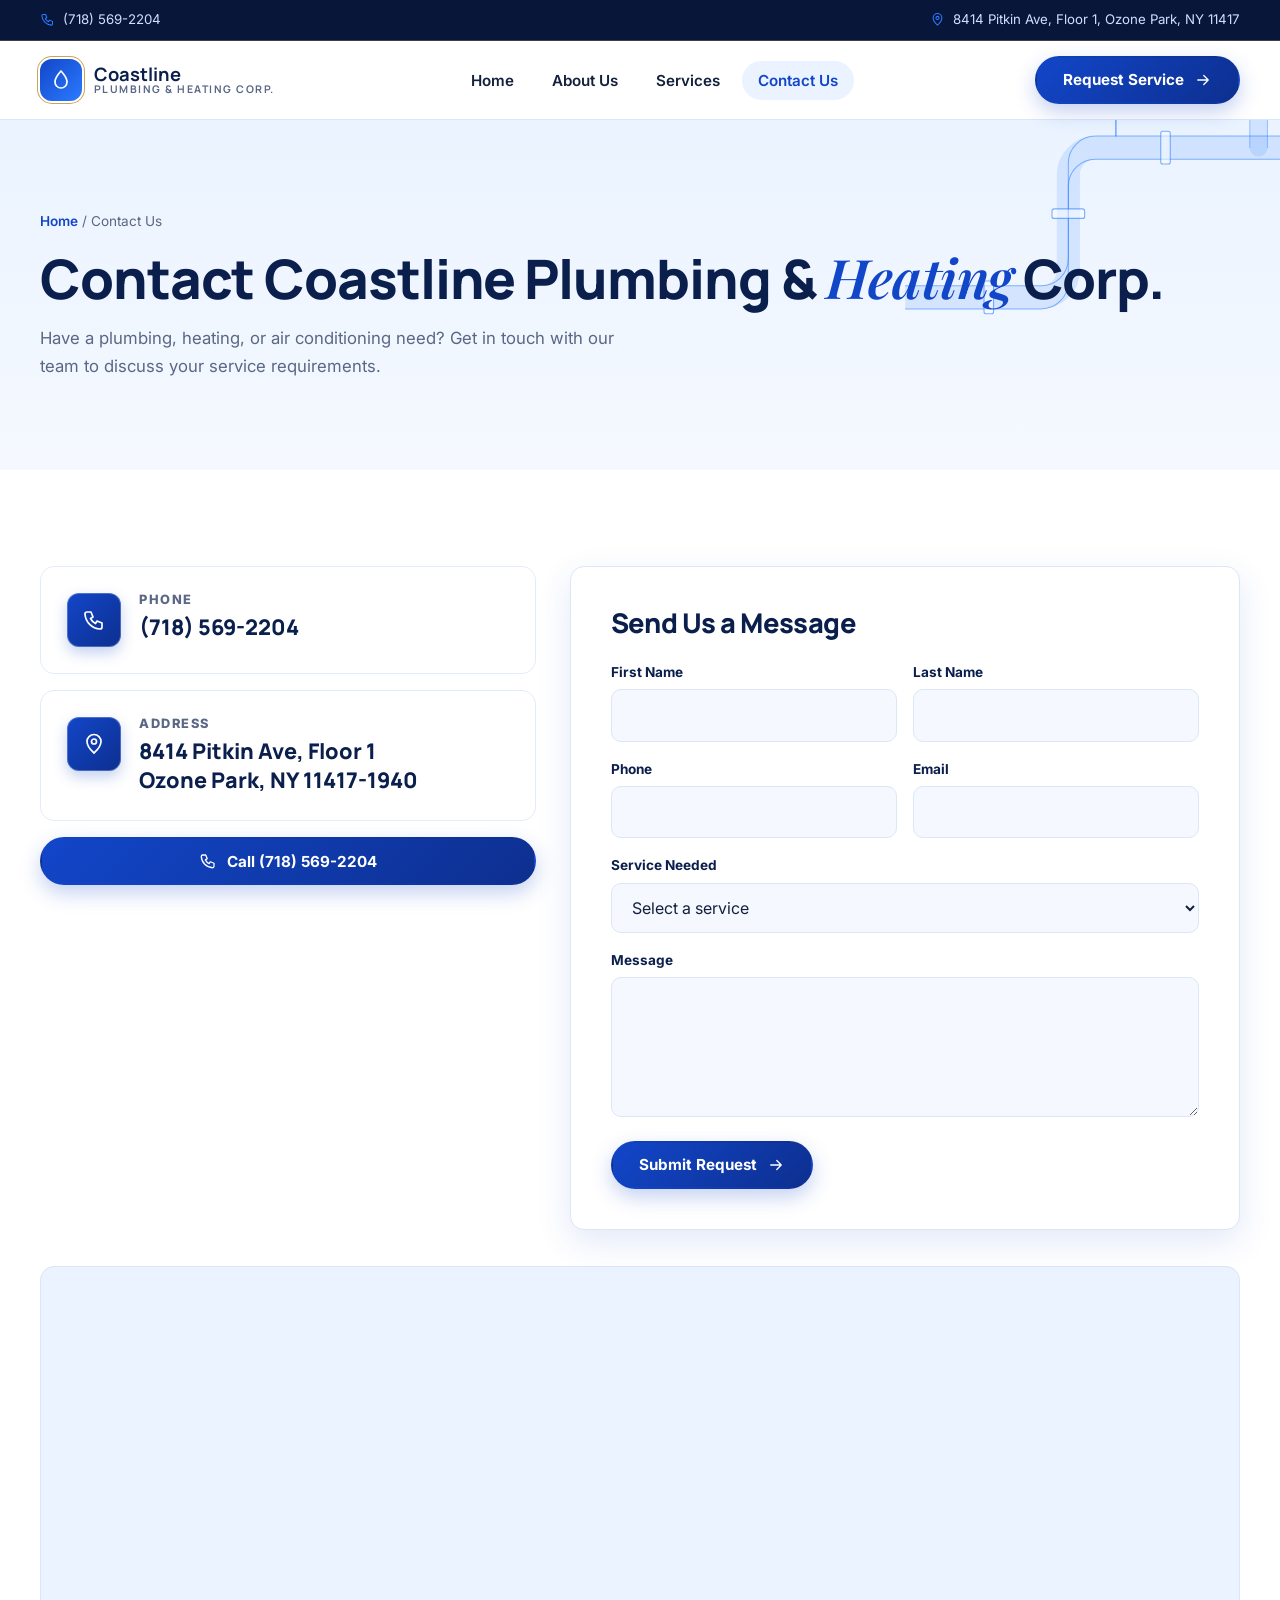
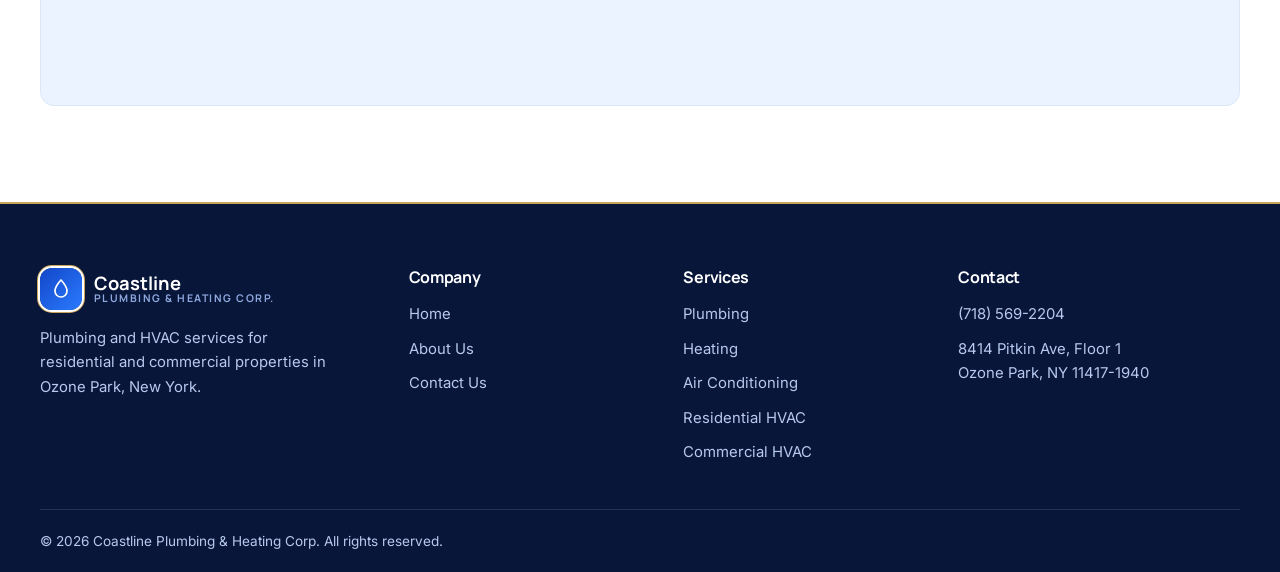
<file: contact.html>
<!doctype html>
<html lang="en"><head>
<meta charset="utf-8"><meta name="viewport" content="width=device-width,initial-scale=1">
<title>Contact Us | Coastline Plumbing & Heating Corp.</title>
<meta name="description" content="Contact Coastline Plumbing & Heating Corp. at (718) 569-2204, 8414 Pitkin Ave, Ozone Park, NY.">
<link rel="preconnect" href="https://fonts.googleapis.com"><link rel="preconnect" href="https://fonts.gstatic.com" crossorigin>
<link href="https://fonts.googleapis.com/css2?family=Inter:wght@400;500;600;700&family=Manrope:wght@700;800&family=Playfair+Display:ital,wght@1,500;1,600&display=swap" rel="stylesheet">
<link rel="stylesheet" href="css/style.css">
</head><body>
<div class="topbar"><div class="wrap">
  <div class="grp"><a href="tel:+17185692204"><svg class="ic " viewBox="0 0 24 24" aria-hidden="true"><path d="M5 4h4l2 5-2.5 1.5a11 11 0 0 0 5 5L15 13l5 2v4a2 2 0 0 1-2 2A16 16 0 0 1 3 6a2 2 0 0 1 2-2z"/></svg>(718) 569-2204</a></div>
  <div class="grp"><span><svg class="ic " viewBox="0 0 24 24" aria-hidden="true"><path d="M12 21s7-6.2 7-11.5A7 7 0 0 0 5 9.5C5 14.8 12 21 12 21z"/><circle cx="12" cy="9.5" r="2.5"/></svg>8414 Pitkin Ave, Floor 1, Ozone Park, NY 11417</span></div>
</div></div>
<header class="site"><div class="wrap">
  <a class="logo" href="index.html" aria-label="Coastline Plumbing &amp; Heating Corp. home"><span class="mark"><svg class="ic " viewBox="0 0 24 24" aria-hidden="true"><path d="M12 3s6 6.5 6 11a6 6 0 0 1-12 0c0-4.5 6-11 6-11z"/></svg></span><span><b>Coastline</b><small>Plumbing &amp; Heating Corp.</small></span></a>
  <nav class="main" id="nav" aria-label="Main"><ul>
    <li><a href="index.html">Home</a></li><li><a href="about.html">About Us</a></li><li><a href="services.html">Services</a></li><li><a href="contact.html" class="active">Contact Us</a></li>
  </ul><a class="btn btn-primary mob-cta" href="contact.html">Request Service <svg class="ic " viewBox="0 0 24 24" aria-hidden="true"><path d="M5 12h14M13 6l6 6-6 6"/></svg></a></nav>
  <div class="hdr-cta"><a class="btn btn-primary" href="contact.html">Request Service <svg class="ic " viewBox="0 0 24 24" aria-hidden="true"><path d="M5 12h14M13 6l6 6-6 6"/></svg></a>
  <button class="burger" aria-label="Menu" aria-expanded="false" aria-controls="nav"><svg class="ic " viewBox="0 0 24 24" aria-hidden="true"><path d="M4 7h16M4 12h16M4 17h16"/></svg></button></div>
</div></header>
<main>
<section class="phero solo"><img class="deco d-pipes3" src="images/graphics/pipes.svg" alt=""><div class="wrap"><div>
  <div class="crumbs"><a href="index.html">Home</a> / Contact Us</div>
  <h1>Contact Coastline Plumbing &amp; <em>Heating</em> Corp.</h1>
  <p class="lead">Have a plumbing, heating, or air conditioning need? Get in touch with our team to discuss your service requirements.</p>
</div></div></section>

<section><div class="wrap">
  <div class="cgrid">
    <div class="info">
      <div class="fcard"><div class="icbox"><svg class="ic " viewBox="0 0 24 24" aria-hidden="true"><path d="M5 4h4l2 5-2.5 1.5a11 11 0 0 0 5 5L15 13l5 2v4a2 2 0 0 1-2 2A16 16 0 0 1 3 6a2 2 0 0 1 2-2z"/></svg></div><div><h3>Phone</h3><a class="big-t" href="tel:+17185692204">(718) 569-2204</a></div></div>
      <div class="fcard"><div class="icbox"><svg class="ic " viewBox="0 0 24 24" aria-hidden="true"><path d="M12 21s7-6.2 7-11.5A7 7 0 0 0 5 9.5C5 14.8 12 21 12 21z"/><circle cx="12" cy="9.5" r="2.5"/></svg></div><div><h3>Address</h3><div class="big-t">8414 Pitkin Ave, Floor 1<br>Ozone Park, NY 11417-1940</div></div></div>
      <a class="btn btn-primary" href="tel:+17185692204" style="justify-content:center"><svg class="ic " viewBox="0 0 24 24" aria-hidden="true"><path d="M5 4h4l2 5-2.5 1.5a11 11 0 0 0 5 5L15 13l5 2v4a2 2 0 0 1-2 2A16 16 0 0 1 3 6a2 2 0 0 1 2-2z"/></svg>Call (718) 569-2204</a>
    </div>
    <form class="contact" novalidate>
      <h2>Send Us a Message</h2>
      <div class="fields">
        <div><label for="fn">First Name</label><input id="fn" name="first_name" autocomplete="given-name" required></div>
        <div><label for="ln">Last Name</label><input id="ln" name="last_name" autocomplete="family-name" required></div>
        <div><label for="ph">Phone</label><input id="ph" name="phone" type="tel" autocomplete="tel" required></div>
        <div><label for="em">Email</label><input id="em" name="email" type="email" autocomplete="email" required></div>
        <div class="full"><label for="sv">Service Needed</label><select id="sv" name="service" required><option value="">Select a service</option><option>Plumbing</option><option>Heating</option><option>Air Conditioning</option><option>Residential HVAC</option><option>Commercial HVAC</option></select></div>
        <div class="full"><label for="ms">Message</label><textarea id="ms" name="message"></textarea></div>
        <div class="full"><button class="btn btn-primary" type="submit">Submit Request <svg class="ic " viewBox="0 0 24 24" aria-hidden="true"><path d="M5 12h14M13 6l6 6-6 6"/></svg></button></div>
      </div>
      <div class="form-msg" role="status"></div>
    </form>
  </div>
  <div class="map"><iframe title="Map of Coastline Plumbing &amp; Heating Corp., 8414 Pitkin Ave, Ozone Park, NY" loading="lazy" referrerpolicy="no-referrer-when-downgrade" src="https://maps.google.com/maps?q=8414+Pitkin+Ave,+Ozone+Park,+NY+11417&amp;output=embed"></iframe></div>
</div></section>
</main>
<footer class="site"><div class="wrap">
  <div class="fgrid">
    <div><a class="logo" href="index.html"><span class="mark"><svg class="ic " viewBox="0 0 24 24" aria-hidden="true"><path d="M12 3s6 6.5 6 11a6 6 0 0 1-12 0c0-4.5 6-11 6-11z"/></svg></span><span><b>Coastline</b><small>Plumbing &amp; Heating Corp.</small></span></a>
      <p style="font-size:.93rem;max-width:34ch">Plumbing and HVAC services for residential and commercial properties in Ozone Park, New York.</p></div>
    <div><h4>Company</h4><ul><li><a href="index.html">Home</a></li><li><a href="about.html">About Us</a></li><li><a href="contact.html">Contact Us</a></li></ul></div>
    <div><h4>Services</h4><ul><li><a href="services.html">Plumbing</a></li><li><a href="services.html">Heating</a></li><li><a href="services.html">Air Conditioning</a></li><li><a href="services.html">Residential HVAC</a></li><li><a href="services.html">Commercial HVAC</a></li></ul></div>
    <div><h4>Contact</h4><ul>
      <li><a href="tel:+17185692204">(718) 569-2204</a></li>
      <li>8414 Pitkin Ave, Floor 1<br>Ozone Park, NY 11417-1940</li></ul></div>
  </div>
  <div class="fbottom"><span>&copy; 2026 Coastline Plumbing &amp; Heating Corp. All rights reserved.</span></div>
</div></footer>
<script src="js/main.js"></script></body></html>
</file>
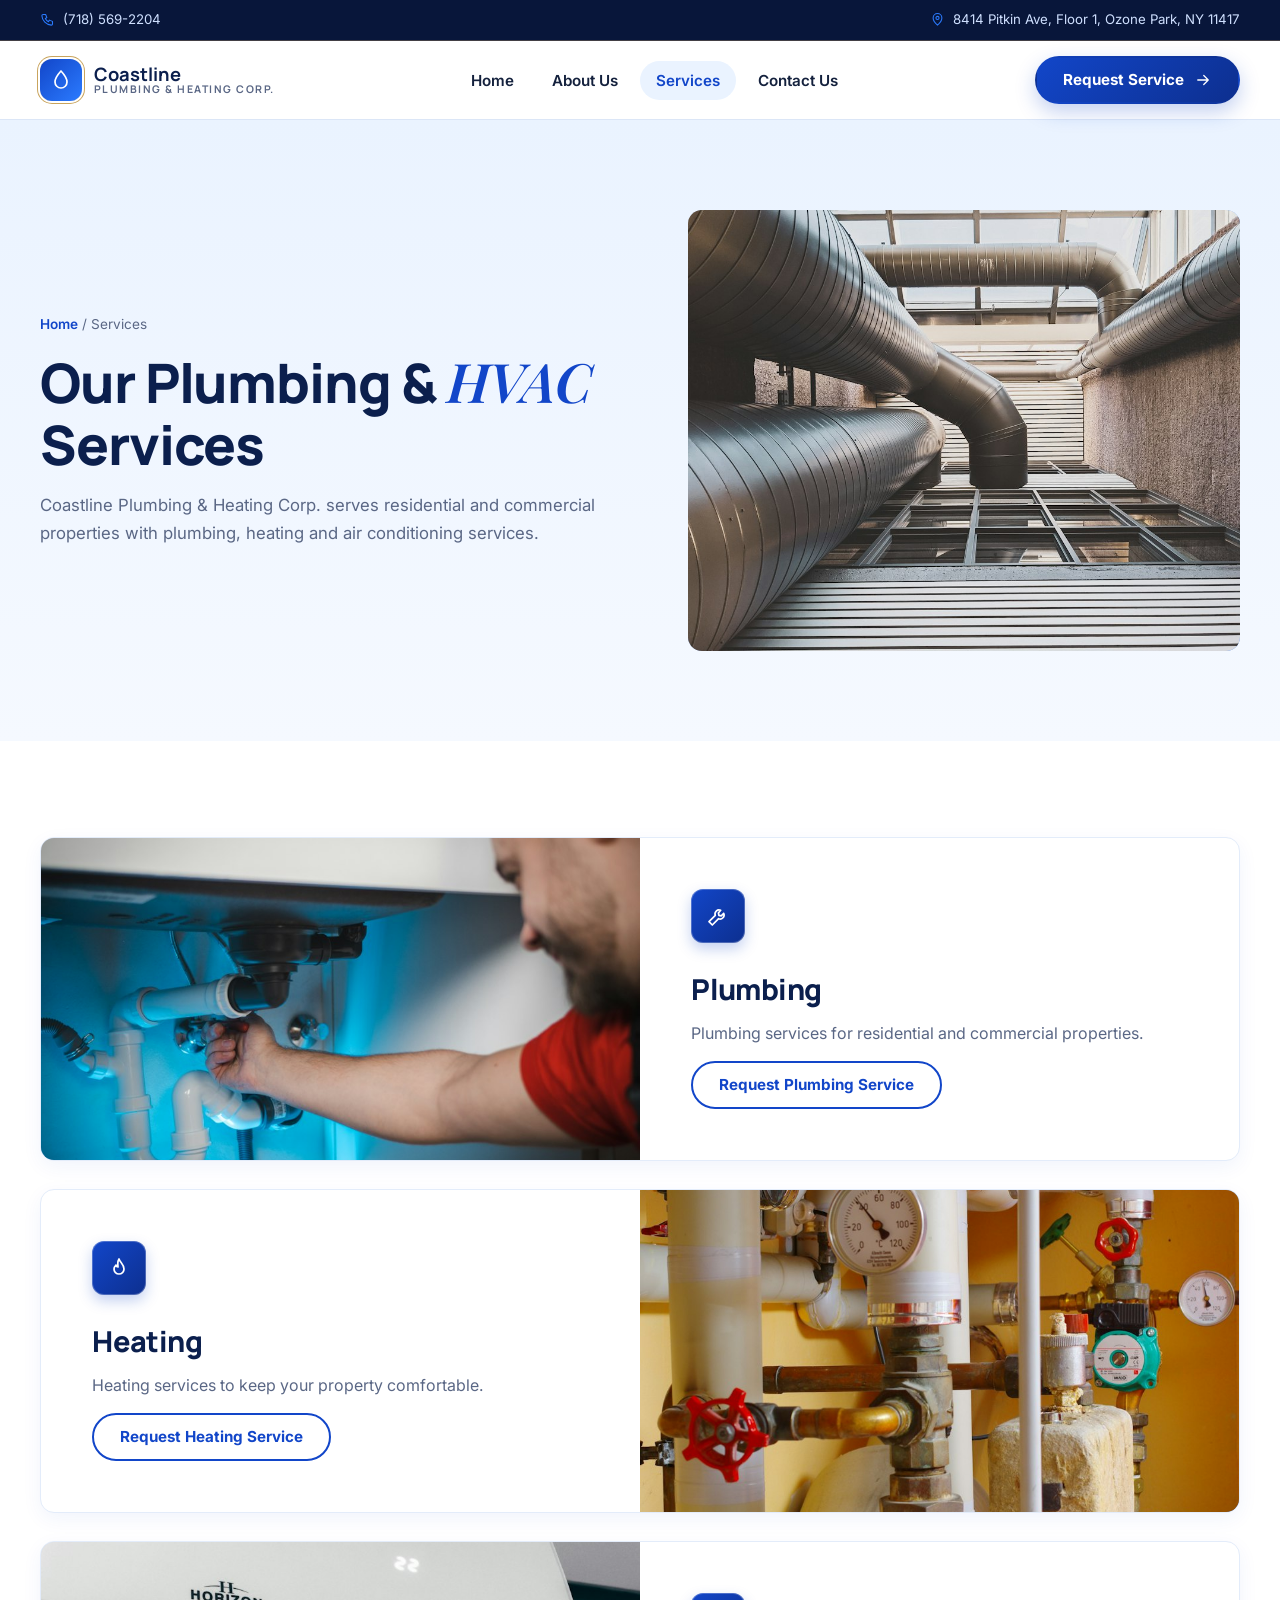
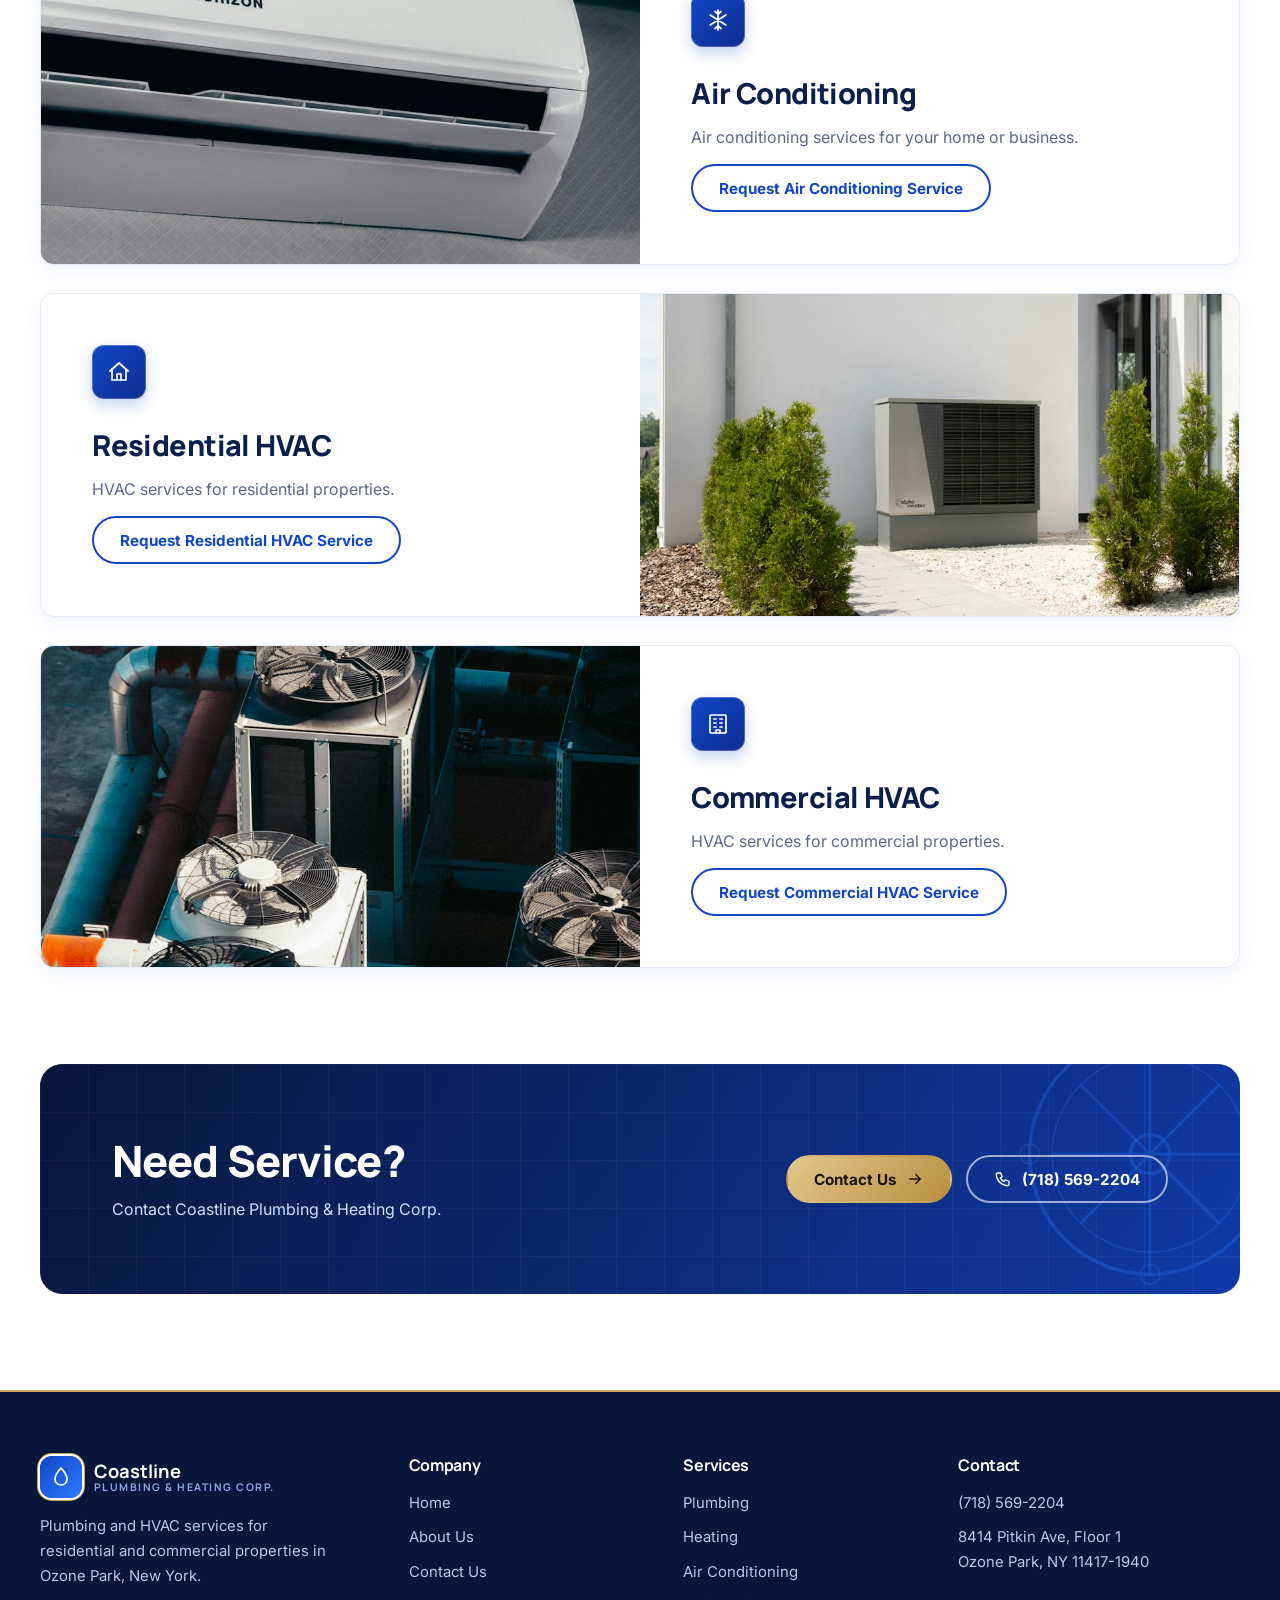
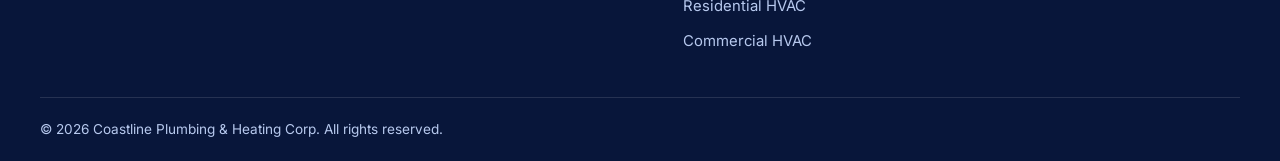
<file: services.html>
<!doctype html>
<html lang="en"><head>
<meta charset="utf-8"><meta name="viewport" content="width=device-width,initial-scale=1">
<title>Plumbing & HVAC Services | Coastline Plumbing & Heating Corp.</title>
<meta name="description" content="Plumbing, heating, air conditioning, residential HVAC and commercial HVAC services in Ozone Park, NY.">
<link rel="preconnect" href="https://fonts.googleapis.com"><link rel="preconnect" href="https://fonts.gstatic.com" crossorigin>
<link href="https://fonts.googleapis.com/css2?family=Inter:wght@400;500;600;700&family=Manrope:wght@700;800&family=Playfair+Display:ital,wght@1,500;1,600&display=swap" rel="stylesheet">
<link rel="stylesheet" href="css/style.css">
</head><body>
<div class="topbar"><div class="wrap">
  <div class="grp"><a href="tel:+17185692204"><svg class="ic " viewBox="0 0 24 24" aria-hidden="true"><path d="M5 4h4l2 5-2.5 1.5a11 11 0 0 0 5 5L15 13l5 2v4a2 2 0 0 1-2 2A16 16 0 0 1 3 6a2 2 0 0 1 2-2z"/></svg>(718) 569-2204</a></div>
  <div class="grp"><span><svg class="ic " viewBox="0 0 24 24" aria-hidden="true"><path d="M12 21s7-6.2 7-11.5A7 7 0 0 0 5 9.5C5 14.8 12 21 12 21z"/><circle cx="12" cy="9.5" r="2.5"/></svg>8414 Pitkin Ave, Floor 1, Ozone Park, NY 11417</span></div>
</div></div>
<header class="site"><div class="wrap">
  <a class="logo" href="index.html" aria-label="Coastline Plumbing &amp; Heating Corp. home"><span class="mark"><svg class="ic " viewBox="0 0 24 24" aria-hidden="true"><path d="M12 3s6 6.5 6 11a6 6 0 0 1-12 0c0-4.5 6-11 6-11z"/></svg></span><span><b>Coastline</b><small>Plumbing &amp; Heating Corp.</small></span></a>
  <nav class="main" id="nav" aria-label="Main"><ul>
    <li><a href="index.html">Home</a></li><li><a href="about.html">About Us</a></li><li><a href="services.html" class="active">Services</a></li><li><a href="contact.html">Contact Us</a></li>
  </ul><a class="btn btn-primary mob-cta" href="contact.html">Request Service <svg class="ic " viewBox="0 0 24 24" aria-hidden="true"><path d="M5 12h14M13 6l6 6-6 6"/></svg></a></nav>
  <div class="hdr-cta"><a class="btn btn-primary" href="contact.html">Request Service <svg class="ic " viewBox="0 0 24 24" aria-hidden="true"><path d="M5 12h14M13 6l6 6-6 6"/></svg></a>
  <button class="burger" aria-label="Menu" aria-expanded="false" aria-controls="nav"><svg class="ic " viewBox="0 0 24 24" aria-hidden="true"><path d="M4 7h16M4 12h16M4 17h16"/></svg></button></div>
</div></header>
<main>
<section class="phero"><div class="wrap">
  <div><div class="crumbs"><a href="index.html">Home</a> / Services</div>
  <h1>Our Plumbing &amp; <em>HVAC</em> Services</h1>
  <p class="lead">Coastline Plumbing &amp; Heating Corp. serves residential and commercial properties with plumbing, heating and air conditioning services.</p></div>
  <div class="ph " data-label="Plumbing and HVAC"><svg class="ic " viewBox="0 0 24 24" aria-hidden="true"><path d="M14.7 6.3a4 4 0 0 0-5.4 5.1L3 17.7 6.3 21l6.3-6.3a4 4 0 0 0 5.1-5.4l-2.5 2.5-2.3-.5-.5-2.3z"/></svg><img src="images/services-hero.jpg" alt="Plumbing and HVAC" loading="lazy"></div>
</div></section>

<section><div class="wrap"><div class="big">
<article class="row"><div class="ph " data-label="Plumbing"><svg class="ic " viewBox="0 0 24 24" aria-hidden="true"><path d="M14.7 6.3a4 4 0 0 0-5.4 5.1L3 17.7 6.3 21l6.3-6.3a4 4 0 0 0 5.1-5.4l-2.5 2.5-2.3-.5-.5-2.3z"/></svg><img src="images/plumbing.jpg" alt="Plumbing" loading="lazy"></div><div class="txt"><div class="icbox"><svg class="ic " viewBox="0 0 24 24" aria-hidden="true"><path d="M14.7 6.3a4 4 0 0 0-5.4 5.1L3 17.7 6.3 21l6.3-6.3a4 4 0 0 0 5.1-5.4l-2.5 2.5-2.3-.5-.5-2.3z"/></svg></div><h2 style="font-size:1.8rem">Plumbing</h2><p>Plumbing services for residential and commercial properties.</p><div><a class="btn btn-ghost" href="contact.html">Request Plumbing Service</a></div></div></article><article class="row"><div class="ph " data-label="Heating"><svg class="ic " viewBox="0 0 24 24" aria-hidden="true"><path d="M12 3c1 3.5 5 5.5 5 10a5 5 0 0 1-10 0c0-2 1-3 2-4 .3 1.2 1 2 2 2 0-3-1-5 1-8z"/></svg><img src="images/heating.jpg" alt="Heating" loading="lazy"></div><div class="txt"><div class="icbox"><svg class="ic " viewBox="0 0 24 24" aria-hidden="true"><path d="M12 3c1 3.5 5 5.5 5 10a5 5 0 0 1-10 0c0-2 1-3 2-4 .3 1.2 1 2 2 2 0-3-1-5 1-8z"/></svg></div><h2 style="font-size:1.8rem">Heating</h2><p>Heating services to keep your property comfortable.</p><div><a class="btn btn-ghost" href="contact.html">Request Heating Service</a></div></div></article><article class="row"><div class="ph " data-label="Air Conditioning"><svg class="ic " viewBox="0 0 24 24" aria-hidden="true"><path d="M12 2v20M4.2 7l15.6 10M4.2 17L19.8 7M9 3.5l3 2.5 3-2.5M9 20.5l3-2.5 3 2.5"/></svg><img src="images/air-conditioning.jpg" alt="Air Conditioning" loading="lazy"></div><div class="txt"><div class="icbox"><svg class="ic " viewBox="0 0 24 24" aria-hidden="true"><path d="M12 2v20M4.2 7l15.6 10M4.2 17L19.8 7M9 3.5l3 2.5 3-2.5M9 20.5l3-2.5 3 2.5"/></svg></div><h2 style="font-size:1.8rem">Air Conditioning</h2><p>Air conditioning services for your home or business.</p><div><a class="btn btn-ghost" href="contact.html">Request Air Conditioning Service</a></div></div></article><article class="row"><div class="ph " data-label="Residential HVAC"><svg class="ic " viewBox="0 0 24 24" aria-hidden="true"><path d="M3 11l9-8 9 8"/><path d="M5 10v10h14V10"/><path d="M10 20v-6h4v6"/></svg><img src="images/residential-hvac.jpg" alt="Residential HVAC" loading="lazy"></div><div class="txt"><div class="icbox"><svg class="ic " viewBox="0 0 24 24" aria-hidden="true"><path d="M3 11l9-8 9 8"/><path d="M5 10v10h14V10"/><path d="M10 20v-6h4v6"/></svg></div><h2 style="font-size:1.8rem">Residential HVAC</h2><p>HVAC services for residential properties.</p><div><a class="btn btn-ghost" href="contact.html">Request Residential HVAC Service</a></div></div></article><article class="row"><div class="ph " data-label="Commercial HVAC"><svg class="ic " viewBox="0 0 24 24" aria-hidden="true"><rect x="4" y="3" width="16" height="18" rx="1"/><path d="M8 7h2M14 7h2M8 11h2M14 11h2M8 15h2M14 15h2M10 21v-3h4v3"/></svg><img src="images/commercial-hvac.jpg" alt="Commercial HVAC" loading="lazy"></div><div class="txt"><div class="icbox"><svg class="ic " viewBox="0 0 24 24" aria-hidden="true"><rect x="4" y="3" width="16" height="18" rx="1"/><path d="M8 7h2M14 7h2M8 11h2M14 11h2M8 15h2M14 15h2M10 21v-3h4v3"/></svg></div><h2 style="font-size:1.8rem">Commercial HVAC</h2><p>HVAC services for commercial properties.</p><div><a class="btn btn-ghost" href="contact.html">Request Commercial HVAC Service</a></div></div></article>
</div></div></section>


<section class="cta-band"><div class="wrap"><div class="cta-box"><img class="deco d-valve2" src="images/graphics/valve.svg" alt="">
  <div><h2>Need Service?</h2><p>Contact Coastline Plumbing &amp; Heating Corp.</p></div>
  <div class="cta"><a class="btn btn-accent" href="contact.html">Contact Us <svg class="ic " viewBox="0 0 24 24" aria-hidden="true"><path d="M5 12h14M13 6l6 6-6 6"/></svg></a><a class="btn btn-outline-light" href="tel:+17185692204"><svg class="ic " viewBox="0 0 24 24" aria-hidden="true"><path d="M5 4h4l2 5-2.5 1.5a11 11 0 0 0 5 5L15 13l5 2v4a2 2 0 0 1-2 2A16 16 0 0 1 3 6a2 2 0 0 1 2-2z"/></svg>(718) 569-2204</a></div>
</div></div></section>
</main>
<footer class="site"><div class="wrap">
  <div class="fgrid">
    <div><a class="logo" href="index.html"><span class="mark"><svg class="ic " viewBox="0 0 24 24" aria-hidden="true"><path d="M12 3s6 6.5 6 11a6 6 0 0 1-12 0c0-4.5 6-11 6-11z"/></svg></span><span><b>Coastline</b><small>Plumbing &amp; Heating Corp.</small></span></a>
      <p style="font-size:.93rem;max-width:34ch">Plumbing and HVAC services for residential and commercial properties in Ozone Park, New York.</p></div>
    <div><h4>Company</h4><ul><li><a href="index.html">Home</a></li><li><a href="about.html">About Us</a></li><li><a href="contact.html">Contact Us</a></li></ul></div>
    <div><h4>Services</h4><ul><li><a href="services.html">Plumbing</a></li><li><a href="services.html">Heating</a></li><li><a href="services.html">Air Conditioning</a></li><li><a href="services.html">Residential HVAC</a></li><li><a href="services.html">Commercial HVAC</a></li></ul></div>
    <div><h4>Contact</h4><ul>
      <li><a href="tel:+17185692204">(718) 569-2204</a></li>
      <li>8414 Pitkin Ave, Floor 1<br>Ozone Park, NY 11417-1940</li></ul></div>
  </div>
  <div class="fbottom"><span>&copy; 2026 Coastline Plumbing &amp; Heating Corp. All rights reserved.</span></div>
</div></footer>
<script src="js/main.js"></script></body></html>
</file>
<file: css/style.css>
:root{
  --navy:#0b1f4d; --blue:#1246c9; --blue-2:#2b7bff; --sky:#eaf3ff; --sky-2:#f5f9ff;
  --ink:#14213d; --muted:#5a6785; --line:#dbe6f7; --white:#fff; --accent:#ff8a1f;
  --r:14px; --shadow:0 12px 34px rgba(18,70,201,.12); --wrap:1200px;
}
*{box-sizing:border-box;margin:0}
html{scroll-behavior:smooth}
body{font-family:'Inter',system-ui,sans-serif;color:var(--ink);background:#fff;line-height:1.65;font-size:16px;-webkit-font-smoothing:antialiased}
img{max-width:100%;display:block}
a{color:inherit;text-decoration:none}
h1,h2,h3,h4{font-family:'Manrope',sans-serif;color:var(--navy);line-height:1.15;letter-spacing:-.02em}
h2{font-size:clamp(1.9rem,3.6vw,2.7rem);font-weight:800}
h3{font-size:1.2rem;font-weight:800}
.wrap{width:min(var(--wrap),100% - 40px);margin-inline:auto}
section{padding:clamp(56px,8vw,96px) 0}
.eyebrow{display:inline-block;font-size:.78rem;font-weight:700;letter-spacing:.14em;text-transform:uppercase;color:var(--blue-2);margin-bottom:12px}
.lead{color:var(--muted);font-size:1.05rem;max-width:56ch}
.center{text-align:center}.center .lead{margin-inline:auto}

/* buttons */
.btn{display:inline-flex;align-items:center;gap:10px;min-height:48px;padding:0 26px;border-radius:999px;font-weight:700;font-size:.95rem;border:2px solid transparent;cursor:pointer;transition:.2s;font-family:inherit}
.btn-primary{background:var(--blue);color:#fff}
.btn-primary:hover{background:var(--navy)}
.btn-accent{background:var(--accent);color:#fff}
.btn-accent:hover{filter:brightness(.92)}
.btn-ghost{border-color:var(--blue);color:var(--blue);background:transparent}
.btn-ghost:hover{background:var(--blue);color:#fff}
.btn-light{background:#fff;color:var(--navy)}
.btn-light:hover{background:var(--sky)}
.btn-outline-light{border-color:rgba(255,255,255,.6);color:#fff}
.btn-outline-light:hover{background:#fff;color:var(--navy)}
.btn .ic{width:18px;height:18px}
.link{display:inline-flex;gap:8px;align-items:center;font-weight:700;color:var(--blue);font-size:.92rem}
.link:hover{gap:12px}
.ic{width:24px;height:24px;stroke:currentColor;fill:none;stroke-width:1.7;stroke-linecap:round;stroke-linejoin:round;flex:none}

/* topbar */
.topbar{background:var(--navy);color:#cfe0ff;font-size:.83rem}
.topbar .wrap{display:flex;justify-content:space-between;gap:20px;padding:9px 0;flex-wrap:wrap}
.topbar a,.topbar span{display:inline-flex;align-items:center;gap:8px}
.topbar .ic{width:15px;height:15px;color:var(--blue-2)}
.topbar .grp{display:flex;gap:26px;flex-wrap:wrap}

/* header */
header.site{position:sticky;top:0;z-index:50;background:rgba(255,255,255,.94);backdrop-filter:blur(10px);border-bottom:1px solid var(--line)}
header.site .wrap{display:flex;align-items:center;justify-content:space-between;height:78px;gap:20px}
.logo{display:flex;align-items:center;gap:12px;font-family:'Manrope';font-weight:800;color:var(--navy);line-height:1.1}
.logo .mark{width:42px;height:42px;border-radius:12px;background:linear-gradient(135deg,var(--blue),var(--blue-2));display:grid;place-items:center;color:#fff}
.logo small{display:block;font-size:.66rem;letter-spacing:.14em;text-transform:uppercase;color:var(--muted);font-weight:700}
.logo b{font-size:1.15rem}
nav.main ul{display:flex;gap:6px;list-style:none;padding:0}
nav.main a{padding:10px 16px;border-radius:999px;font-weight:600;font-size:.95rem;color:var(--ink)}
nav.main a:hover,nav.main a.active{color:var(--blue);background:var(--sky)}
.hdr-cta{display:flex;align-items:center;gap:12px}
.burger{display:none;width:48px;height:48px;border:1px solid var(--line);border-radius:12px;background:#fff;cursor:pointer;place-items:center}
.burger .ic{width:24px;height:24px;color:var(--navy)}

/* placeholders for photos */
.ph{position:relative;overflow:hidden;background:linear-gradient(135deg,#cfe1ff,#8db6ff 60%,#4e86f0);display:grid;place-items:center;color:rgba(255,255,255,.85)}
.ph::before{content:attr(data-label);position:absolute;inset:auto 0 14px;text-align:center;font-size:.72rem;letter-spacing:.14em;text-transform:uppercase;font-weight:700}
.ph .ic{width:64px;height:64px;stroke-width:1.2;opacity:.8;margin-bottom:26px}
.ph img{position:absolute;inset:0;width:100%;height:100%;object-fit:cover}

/* hero */
.hero{position:relative;background:linear-gradient(180deg,var(--sky) 0,var(--sky-2) 100%);padding:clamp(40px,6vw,72px) 0 0;overflow:hidden}
.hero .bigword{position:absolute;top:8px;left:50%;transform:translateX(-50%);font-family:'Manrope';font-weight:800;font-size:clamp(4rem,17vw,15rem);letter-spacing:-.04em;color:#fff;line-height:1;white-space:nowrap;pointer-events:none;user-select:none}
.hero .wrap{position:relative;display:grid;grid-template-columns:1.05fr 1fr;align-items:end;gap:30px}
.hero-copy{padding-bottom:clamp(40px,6vw,80px);align-self:center;padding-top:clamp(40px,7vw,110px)}
.hero h1{font-size:clamp(2.2rem,4.6vw,3.7rem);font-weight:800;margin-bottom:18px}
.hero h1 em{font-style:normal;color:var(--blue)}
.hero .cta{display:flex;gap:14px;flex-wrap:wrap;margin-top:28px}
.hero-img{position:relative;height:clamp(360px,42vw,560px)}
.hero-img .ph{position:absolute;inset:0;border-radius:var(--r) var(--r) 0 0;background:linear-gradient(160deg,#dbe9ff,#6fa3ff)}
.float{position:absolute;background:#fff;border-radius:var(--r);box-shadow:var(--shadow);padding:14px 18px;display:flex;gap:12px;align-items:center;font-weight:700;font-size:.9rem;color:var(--navy)}
.float .ic{color:var(--blue);width:28px;height:28px}
.float small{display:block;color:var(--muted);font-weight:500;font-size:.78rem}
.float.f1{left:-20px;bottom:60px}
.float.f2{right:10px;top:40px}

/* feature strip */
.strip{position:relative;z-index:2;margin-top:-48px;padding:0}
.strip .grid{display:grid;grid-template-columns:repeat(4,1fr);gap:18px}
.fcard{background:#fff;border:1px solid var(--line);border-radius:var(--r);padding:26px;box-shadow:var(--shadow)}
.icbox{width:54px;height:54px;border-radius:12px;background:var(--blue);color:#fff;display:grid;place-items:center;margin-bottom:16px}
.fcard p{color:var(--muted);font-size:.92rem;margin-top:6px}

/* about */
.split{display:grid;grid-template-columns:1fr 1.05fr;gap:clamp(30px,6vw,80px);align-items:center}
.split .ph{aspect-ratio:4/4.4;border-radius:var(--r)}
.badge{position:absolute;right:-1px;top:-1px;z-index:2;background:var(--blue);color:#fff;padding:18px 22px;border-radius:0 var(--r) 0 var(--r);font-family:'Manrope';font-weight:800;line-height:1.2;font-size:1rem}
.badge small{display:block;font-weight:600;font-size:.72rem;opacity:.85;letter-spacing:.06em}
.media{position:relative}
.media .badge{right:0;top:0}
.split h2{margin-bottom:18px}
.split p{color:var(--muted);margin-bottom:16px}
.ticks{list-style:none;padding:0;display:grid;grid-template-columns:1fr 1fr;gap:12px 20px;margin:22px 0 30px}
.ticks li{display:flex;gap:10px;align-items:center;font-weight:600;font-size:.95rem}
.ticks .ic{width:20px;height:20px;color:var(--blue-2)}

/* services */
.bg-sky{background:linear-gradient(180deg,var(--sky),var(--sky-2))}
.sec-head{display:flex;justify-content:space-between;align-items:flex-end;gap:30px;margin-bottom:44px;flex-wrap:wrap}
.cards{display:grid;grid-template-columns:repeat(6,1fr);gap:22px}
.cards .card{grid-column:span 2}
.cards .card:nth-child(4){grid-column:2/span 2}
.cards .card:nth-child(5){grid-column:4/span 2}
.card{background:#fff;border-radius:var(--r);overflow:hidden;border:1px solid var(--line);display:flex;flex-direction:column;transition:.25s}
.card:hover{transform:translateY(-6px);box-shadow:var(--shadow)}
.card .ph{aspect-ratio:16/10}
.card .body{padding:24px;display:flex;flex-direction:column;gap:10px;flex:1}
.card p{color:var(--muted);font-size:.95rem;flex:1}
.card .tag{position:absolute;left:16px;top:16px;z-index:2;width:46px;height:46px;border-radius:12px;background:var(--blue);color:#fff;display:grid;place-items:center}

/* why (dark) */
.why{background:var(--navy);color:#cfe0ff;position:relative;overflow:hidden}
.why h2{color:#fff}
.why .split .lead,.why p{color:#b7c9ee}
.why-list{display:grid;grid-template-columns:1fr 1fr;gap:16px}
.why-item{background:rgba(255,255,255,.06);border:1px solid rgba(255,255,255,.12);border-radius:var(--r);padding:22px}
.why-item .ic{width:30px;height:30px;color:var(--blue-2);margin-bottom:12px}
.why-item h3{color:#fff;font-size:1.05rem;margin-bottom:6px}
.why-item p{font-size:.9rem;margin:0}
.why .ph{aspect-ratio:auto;height:100%;min-height:420px}

/* gallery */
.gallery{display:grid;grid-template-columns:repeat(4,1fr);grid-auto-rows:220px;gap:18px;margin-top:40px}
.gallery .ph{border-radius:var(--r)}
.gallery .g1{grid-column:span 2;grid-row:span 2}
.gallery .g4{grid-column:span 2}

/* cta */
.cta-band{padding:0 0 clamp(56px,8vw,96px)}
.cta-box{background:linear-gradient(120deg,var(--navy),var(--blue));border-radius:22px;padding:clamp(36px,6vw,72px);display:flex;justify-content:space-between;align-items:center;gap:30px;flex-wrap:wrap;position:relative;overflow:hidden}
.cta-box::after{content:"";position:absolute;right:-80px;top:-80px;width:320px;height:320px;border-radius:50%;background:rgba(255,255,255,.06)}
.cta-box h2{color:#fff;margin-bottom:10px}
.cta-box p{color:#cfe0ff;max-width:52ch}
.cta-box .cta{display:flex;gap:14px;flex-wrap:wrap;position:relative;z-index:1}

/* page hero */
.phero{background:linear-gradient(180deg,var(--sky),var(--sky-2));padding:clamp(48px,7vw,90px) 0;position:relative;overflow:hidden}
.phero .wrap{display:grid;grid-template-columns:1.1fr 1fr;gap:40px;align-items:center}
.phero.solo .wrap{grid-template-columns:1fr}
.phero h1{font-size:clamp(2.1rem,4.4vw,3.4rem);font-weight:800;margin-bottom:16px}
.phero .ph{aspect-ratio:5/4;border-radius:var(--r)}
.crumbs{font-size:.85rem;color:var(--muted);margin-bottom:14px}
.crumbs a{color:var(--blue);font-weight:600}

/* services page big cards */
.big{display:grid;gap:28px}
.big .row{display:grid;grid-template-columns:1fr 1fr;background:#fff;border:1px solid var(--line);border-radius:var(--r);overflow:hidden;box-shadow:0 6px 20px rgba(18,70,201,.06)}
.big .row:nth-child(even) .ph{order:2}
.big .ph{min-height:300px}
.big .txt{padding:clamp(28px,4vw,52px);display:flex;flex-direction:column;justify-content:center;gap:14px}
.big .txt p{color:var(--muted)}

/* approach */
.steps{display:grid;grid-template-columns:repeat(3,1fr);gap:22px;margin-top:40px}
.step{background:#fff;border:1px solid var(--line);border-radius:var(--r);padding:28px}
.step .n{font-family:'Manrope';font-weight:800;font-size:2.4rem;color:var(--sky);-webkit-text-stroke:1.5px var(--blue-2);line-height:1;margin-bottom:12px}
.step p{color:var(--muted);font-size:.95rem;margin-top:6px}

/* contact */
.cgrid{display:grid;grid-template-columns:.85fr 1.15fr;gap:34px;align-items:start}
.info{display:grid;gap:16px}
.info .fcard{display:flex;gap:18px;align-items:flex-start;box-shadow:none}
.info .icbox{margin:0}
.info h3{font-size:.8rem;text-transform:uppercase;letter-spacing:.12em;color:var(--muted);margin-bottom:4px;font-family:'Inter'}
.info .big-t{font-family:'Manrope';font-weight:800;font-size:1.35rem;color:var(--navy);line-height:1.35}
form.contact{background:#fff;border:1px solid var(--line);border-radius:var(--r);padding:clamp(24px,4vw,40px);box-shadow:var(--shadow)}
form.contact h2{font-size:1.7rem;margin-bottom:22px}
.fields{display:grid;grid-template-columns:1fr 1fr;gap:16px}
.fields .full{grid-column:1/-1}
label{display:block;font-size:.85rem;font-weight:700;margin-bottom:6px;color:var(--navy)}
input,select,textarea{width:100%;min-height:50px;padding:12px 16px;border:1.5px solid var(--line);border-radius:10px;font:inherit;background:var(--sky-2);color:var(--ink)}
textarea{min-height:140px;resize:vertical}
input:focus,select:focus,textarea:focus{outline:none;border-color:var(--blue-2);background:#fff;box-shadow:0 0 0 4px rgba(43,123,255,.15)}
.form-msg{margin-top:16px;padding:14px 16px;border-radius:10px;background:var(--sky);color:var(--navy);font-weight:600;display:none}
.form-msg.show{display:block}
.map{border-radius:var(--r);overflow:hidden;border:1px solid var(--line);height:440px;margin-top:36px;background:var(--sky)}
.map iframe{width:100%;height:100%;border:0}

/* footer */
footer.site{background:var(--navy);color:#b7c9ee;padding:64px 0 0}
.fgrid{display:grid;grid-template-columns:1.4fr 1fr 1fr 1.2fr;gap:40px;padding-bottom:44px}
footer h4{color:#fff;font-size:1rem;margin-bottom:16px}
footer ul{list-style:none;padding:0;display:grid;gap:10px;font-size:.93rem}
footer a:hover{color:#fff}
footer .logo{color:#fff;margin-bottom:16px}
footer .logo small{color:#8fa8dd}
.fbottom{border-top:1px solid rgba(255,255,255,.12);padding:20px 0;font-size:.85rem;display:flex;justify-content:space-between;gap:10px;flex-wrap:wrap}

.mob-cta{display:none}
/* responsive */
@media(max-width:1024px){
  .strip .grid{grid-template-columns:1fr 1fr}
  .cards{grid-template-columns:1fr 1fr}
  .cards .card,.cards .card:nth-child(4),.cards .card:nth-child(5){grid-column:auto}
  .cards .card:nth-child(5){grid-column:1/-1}
  .fgrid{grid-template-columns:1fr 1fr}
  .gallery{grid-template-columns:repeat(2,1fr)}
  .gallery .g1{grid-column:span 2}
  .cgrid{grid-template-columns:1fr}
}
@media(max-width:900px){
  .burger{display:grid}
  .hdr-cta .btn{display:none}
  nav.main{position:absolute;left:0;right:0;top:100%;background:#fff;border-bottom:1px solid var(--line);display:none;padding:12px 20px 22px}
  nav.main.open{display:block}
  nav.main ul{flex-direction:column}
  nav.main a{display:block;padding:14px 16px;font-size:1.05rem}
  nav.main .mob-cta{display:flex;margin-top:12px;width:100%;justify-content:center}
  .hero .wrap,.split,.phero .wrap{grid-template-columns:1fr}
  .hero-copy{padding-top:32px;padding-bottom:10px}
  .hero-img{height:380px;order:2}
  .float.f1{left:10px;bottom:20px}.float.f2{right:10px;top:16px}
  .split .media{order:-1}
  .split .ph{aspect-ratio:4/3}
  .why .ph{min-height:300px}
  .big .row{grid-template-columns:1fr}
  .big .row:nth-child(even) .ph{order:0}
  .big .ph{min-height:220px}
  .steps{grid-template-columns:1fr}
}
@media(max-width:600px){
  body{font-size:15.5px}
  .topbar .grp:last-child{display:none}
  .topbar .wrap{justify-content:center}
  .strip{margin-top:-24px}
  .strip .grid,.cards,.why-list,.ticks,.fields{grid-template-columns:1fr}
  .cards .card:nth-child(5){grid-column:auto}
  .gallery{grid-template-columns:1fr;grid-auto-rows:200px}
  .gallery .g1,.gallery .g4{grid-column:auto}
  .gallery .g1{grid-row:span 1}
  .fgrid{grid-template-columns:1fr;gap:28px}
  .hero .cta .btn,.cta-box .btn{width:100%;justify-content:center}
  .hero-img{height:320px}
  .float{padding:10px 14px;font-size:.82rem}
  .logo small{display:none}
  .map{height:320px}
}
@media(prefers-reduced-motion:reduce){*{transition:none!important;scroll-behavior:auto!important}}

/* ===== hero (mockup layout) ===== */
.hero{background:linear-gradient(180deg,#d6e8ff 0,#eaf3ff 70%,#f5f9ff);padding:0;min-height:clamp(560px,52vw,760px);display:flex}
.hero .bigword{top:clamp(24px,4vw,60px);font-size:clamp(3rem,10.5vw,10rem);letter-spacing:-.03em;color:#fff;z-index:0}
.hero .hero-grid{display:block;position:relative;width:min(var(--wrap),100% - 40px);min-height:inherit;z-index:1}
.hero-person{position:absolute;left:50%;bottom:0;transform:translateX(-46%);width:min(46%,520px);height:88%;z-index:1}
.hero-person img{width:100%;height:100%;object-fit:cover;object-position:50% 20%;border-radius:220px 220px 0 0;
  -webkit-mask-image:linear-gradient(180deg,#000 75%,transparent);mask-image:linear-gradient(180deg,#000 75%,transparent)}
.hero-left{position:absolute;left:0;bottom:clamp(30px,4vw,60px);max-width:min(440px,42%);z-index:2}
.hero-left h1{font-size:clamp(1.6rem,2.8vw,2.4rem);font-weight:800;margin:14px 0 22px}
.hero-left .cta{display:flex;gap:12px;flex-wrap:wrap}
.chips{display:flex;align-items:center;gap:0}
.av{width:38px;height:38px;border-radius:50%;background:var(--blue);color:#fff;border:3px solid #eaf3ff;display:grid;place-items:center;margin-right:-8px}
.av .ic{width:18px;height:18px}.av:nth-child(2){background:var(--blue-2)}.av:nth-child(3){background:var(--navy)}
.chips-t{margin-left:18px;font-size:.78rem;font-weight:600;color:var(--muted)}
.spin{position:absolute;right:8%;top:38%;width:clamp(90px,10vw,130px);z-index:2;animation:rot 18s linear infinite}
.spin text{font:700 9.6px 'Inter';letter-spacing:.14em;fill:var(--blue)}
@keyframes rot{to{transform:rotate(360deg)}}
.hero-card{position:absolute;right:0;bottom:clamp(30px,4vw,60px);z-index:2;background:#fff;border-radius:var(--r);box-shadow:var(--shadow);padding:12px 16px 12px 12px;display:flex;align-items:center;gap:14px;max-width:340px}
.hero-card .thumb{width:76px;height:64px;border-radius:10px;overflow:hidden;flex:none}
.hero-card .thumb img{width:100%;height:100%;object-fit:cover}
.hero-card b{display:block;font-family:'Manrope';color:var(--navy);font-size:.95rem;line-height:1.3}
.hero-card small{color:var(--muted);font-size:.8rem}
.hero-card .ic{color:var(--blue);width:20px;height:20px;align-self:flex-start}

.band{padding:0;background:#f5f9ff}
.band .wrap{position:relative;padding-bottom:clamp(40px,6vw,80px)}
.band-img{height:clamp(320px,38vw,470px);border-radius:var(--r);overflow:hidden}
.band-img img{width:100%;height:100%;object-fit:cover}
.band-cards{position:absolute;left:0;right:0;top:0;transform:translateY(-38%);display:grid;grid-template-columns:1.25fr 1fr 1fr 1fr;gap:0;background:#fff;border-radius:var(--r);box-shadow:var(--shadow);margin:0 clamp(0px,3vw,40px)}
.band-cards{top:0}
.bc{padding:26px 24px;display:flex;flex-direction:column;gap:6px;border-right:1px solid var(--line)}
.bc:last-child{border:0}
.bc .icbox{width:44px;height:44px;margin-bottom:6px}
.bc b{font-family:'Manrope';color:var(--navy);font-size:1.1rem}
.bc small{color:var(--muted)}
.lead-c h3{font-size:1.1rem;margin-bottom:10px}
.band .wrap::before{content:"";display:block;height:clamp(40px,6vw,80px)}

@media(max-width:900px){
  .hero{min-height:0;display:block}
  .hero .bigword{font-size:13vw;top:14px}
  .hero .hero-grid{display:flex;flex-direction:column;padding-top:clamp(70px,16vw,110px)}
  .hero-person{position:relative;left:auto;transform:none;width:min(360px,80%);height:340px;margin:0 auto;order:1}
  .hero-left{position:relative;max-width:none;order:2;background:#eaf3ff;padding:22px 0 8px;bottom:auto}
  .hero-card{position:relative;order:3;right:auto;bottom:auto;margin:10px 0 30px;max-width:none}
  .spin{right:4%;top:20%;width:84px}
  .band-cards{grid-template-columns:1fr 1fr;transform:translateY(-24%);margin:0}
  .bc:nth-child(2){border-right:0}.bc:nth-child(-n+2){border-bottom:1px solid var(--line)}
  .band .wrap::before{height:clamp(120px,20vw,160px)}
}
@media(max-width:600px){
  .band-cards{position:relative;transform:none;grid-template-columns:1fr;margin:0 0 -24px;top:auto;z-index:2}
  .bc{border-right:0;border-bottom:1px solid var(--line);flex-direction:row;flex-wrap:wrap;align-items:center;gap:12px}
  .bc:last-child{border:0}
  .band .wrap::before{display:none}
  .band-img{height:260px}
  .band .wrap{display:flex;flex-direction:column-reverse}
  .lead-c{display:block}
}

/* hero fixes */
.hero .bigword{font-size:clamp(2.6rem,7.6vw,7.4rem);width:100%;text-align:center;left:0;transform:none}
.hero-person{left:60%;transform:translateX(-50%);width:min(38%,470px)}
.hero-left{max-width:min(400px,35%)}
.hero-card{max-width:290px}
@media(max-width:900px){
  .hero .bigword{font-size:16vw;white-space:normal;line-height:.92;top:16px}
  .hero-person{left:auto;transform:none;width:min(340px,80%)}
  .hero-left{max-width:none}
  .hero-card{max-width:none}
}

/* ===== luxury layer ===== */
:root{--gold:#c9a45c;--gold-2:#e2c88c}
h1 em,h2 em{font-family:'Playfair Display',Georgia,serif;font-style:italic;font-weight:600;color:var(--blue);letter-spacing:-.01em}
.why h2 em,.cta-box h2 em{color:var(--gold-2)}
.eyebrow{color:var(--gold);display:inline-flex;align-items:center;gap:12px;letter-spacing:.2em}
.eyebrow::before{content:"";width:34px;height:1px;background:var(--gold)}
.center .eyebrow::after{content:"";width:34px;height:1px;background:var(--gold)}
.btn-accent{background:linear-gradient(135deg,#e2c88c,#b98d3f);color:#1a1405}
.btn-accent:hover{filter:brightness(1.06)}
.btn-primary{background:linear-gradient(135deg,var(--blue),#0d2f8f);box-shadow:0 8px 20px rgba(18,70,201,.25)}
.card,.fcard,.step,.big .row{border-color:#e3ecfa}
.card:hover{border-color:var(--gold);box-shadow:0 22px 48px rgba(11,31,77,.14)}
.icbox{background:linear-gradient(135deg,var(--blue),#0d2f8f);box-shadow:inset 0 0 0 1px rgba(255,255,255,.25),0 6px 14px rgba(18,70,201,.25)}
.card .body h3::after{content:"";display:block;width:36px;height:2px;background:var(--gold);margin-top:10px}
.why{background:radial-gradient(circle at 80% 0,#16307a,transparent 55%),var(--navy)}
.why::before,.cta-box::before{content:"";position:absolute;inset:0;background:url(../images/graphics/grid.svg);pointer-events:none}
.why .wrap{position:relative}
.why-item{border-color:rgba(201,164,92,.35);backdrop-filter:blur(4px)}
.why-item .ic{color:var(--gold-2)}
.cta-box{background:linear-gradient(120deg,#08163a,#0f3aa8)}
.cta-box::after{background:none}
.cta-box>div{position:relative;z-index:1}
.topbar{background:#08163a;border-bottom:1px solid rgba(201,164,92,.3)}
.logo .mark{box-shadow:0 0 0 2px #fff,0 0 0 3px var(--gold)}
footer.site{background:#08163a;border-top:2px solid var(--gold)}
.bg-sky.rel,.phero,.hero{position:relative}
.band-img{box-shadow:0 30px 60px rgba(11,31,77,.18)}
.band-cards{border:1px solid rgba(201,164,92,.35)}

/* decorative plumbing graphics */
.deco{position:absolute;pointer-events:none;user-select:none;z-index:0}
.d-pipes{left:-40px;top:0;width:clamp(300px,42vw,620px);opacity:.9}
.d-valve{right:4%;top:14%;width:clamp(110px,14vw,210px);animation:rot 60s linear infinite}
.d-drops{left:46%;top:26%;width:70px;opacity:.9}
.d-faucet{right:2%;top:30px;width:clamp(120px,16vw,220px)}
.d-pipes2{right:-60px;bottom:-40px;width:clamp(300px,40vw,560px);transform:scaleX(-1) rotate(180deg);opacity:1}
.d-valve2{right:-50px;top:-50px;width:280px;opacity:.5;animation:rot 80s linear infinite}
.d-pipes3{right:-60px;top:-20px;width:clamp(260px,34vw,520px);transform:scaleX(-1)}
.sec-head,.split,.cards{position:relative;z-index:1}
.phero .wrap{position:relative;z-index:1}

/* hero: cutout person like the mockup */
.hero{min-height:clamp(620px,50vw,760px);overflow:hidden}
.hero .bigword{top:clamp(30px,5vw,80px);font-size:clamp(2.6rem,8.4vw,8.2rem);color:#fff;z-index:0;text-shadow:0 10px 40px rgba(43,123,255,.12)}
.hero .glow{position:absolute;left:60%;bottom:0;transform:translateX(-50%);width:min(60%,720px);aspect-ratio:1;background:radial-gradient(circle,rgba(255,255,255,.95),rgba(255,255,255,0) 65%);z-index:0}
.hero-person{position:absolute;left:60%;bottom:0;transform:translateX(-50%);width:auto;height:80%;z-index:1}
.hero-person img{height:100%;width:auto;max-width:none;border-radius:0;-webkit-mask-image:none;mask-image:none;object-fit:contain;object-position:bottom;filter:drop-shadow(0 20px 30px rgba(11,31,77,.25))}
.hero-left{z-index:3}
.spin{right:10%;top:36%}
@media(max-width:900px){
  .hero{min-height:0}
  .hero-person{position:relative;left:auto;transform:none;height:360px;margin:0 auto;order:1;width:auto}
  .hero .glow{left:50%;bottom:auto;top:80px}
  .d-pipes{opacity:.5;width:300px}.d-valve{width:100px;top:auto;bottom:10%}.d-drops{display:none}
}
.hero .bigword{z-index:1}
.hero-person{height:90%;z-index:2}
.hero .glow{z-index:1}

/* ===== hero v3: grid layout (robust at every width) ===== */
.hero{display:block;min-height:0;padding:0;overflow:hidden}
.hero .bigword{top:clamp(24px,4.4vw,72px);font-size:clamp(2.4rem,8.4vw,8.2rem);z-index:1}
.hero .hero-grid{position:relative;display:grid;grid-template-columns:minmax(0,1fr) auto minmax(0,1fr);align-items:end;gap:clamp(12px,3vw,48px);
  min-height:0;padding-top:calc(clamp(24px,4.4vw,72px) + clamp(2.4rem,8.4vw,8.2rem)*.55);z-index:2}
.hero-left{position:static;max-width:none;align-self:center;padding:clamp(20px,4vw,60px) 0;z-index:3}
.hero-left h1{font-size:clamp(1.5rem,2.7vw,2.5rem)}
.hero-person{position:relative;left:auto;bottom:auto;transform:none;height:auto;width:auto;z-index:2}
.hero-person::before{content:"";position:absolute;left:50%;bottom:0;width:150%;aspect-ratio:1;transform:translate(-50%,35%);background:radial-gradient(circle,rgba(255,255,255,.9),rgba(255,255,255,0) 62%);z-index:-1}
.hero-person img{display:block;height:clamp(340px,42vw,620px);width:auto;max-width:100%;object-fit:contain;filter:drop-shadow(0 18px 26px rgba(11,31,77,.22))}
.hero-right{position:relative;align-self:stretch;display:flex;flex-direction:column;justify-content:space-between;align-items:flex-end;padding:clamp(20px,4vw,60px) 0;z-index:3}
.hero-right .spin,.hero-right .hero-card{position:static}
.hero-right .spin{width:clamp(84px,9vw,124px);margin-right:6%}
.hero-card{max-width:300px}
.hero .glow{display:none}
.d-valve{right:2%;top:8%}
.d-drops{left:36%}

/* band cards: sit above the man so they cut him off cleanly */
.band-cards{z-index:6}
.band{position:relative;z-index:3}

@media(max-width:900px){
  .hero .hero-grid{grid-template-columns:1fr;padding-top:calc(16vw*1.9 + 10px);gap:0;justify-items:center;text-align:left}
  .hero .bigword{font-size:16vw;top:18px}
  .hero-person{order:1}
  .hero-person img{height:min(400px,88vw)}
  .hero-left{order:2;width:100%;padding:24px 0 8px;background:linear-gradient(180deg,transparent,#eaf3ff 14px)}
  .hero-right{order:3;width:100%;flex-direction:row;align-items:center;justify-content:flex-start;padding:10px 0 34px;gap:18px}
  .hero-right .spin{display:none}
  .hero-card{max-width:none;width:100%}
  .band-cards{z-index:6}
}
@media(max-width:600px){.hero .hero-grid{padding-top:calc(16vw*1.9 + 6px)}}
@media(min-width:901px){.hero-right{padding-bottom:96px}.hero-left{padding-bottom:96px}.hero-left .cta{flex-wrap:nowrap}.hero-left .btn{padding:0 20px;white-space:nowrap}}
</file>
